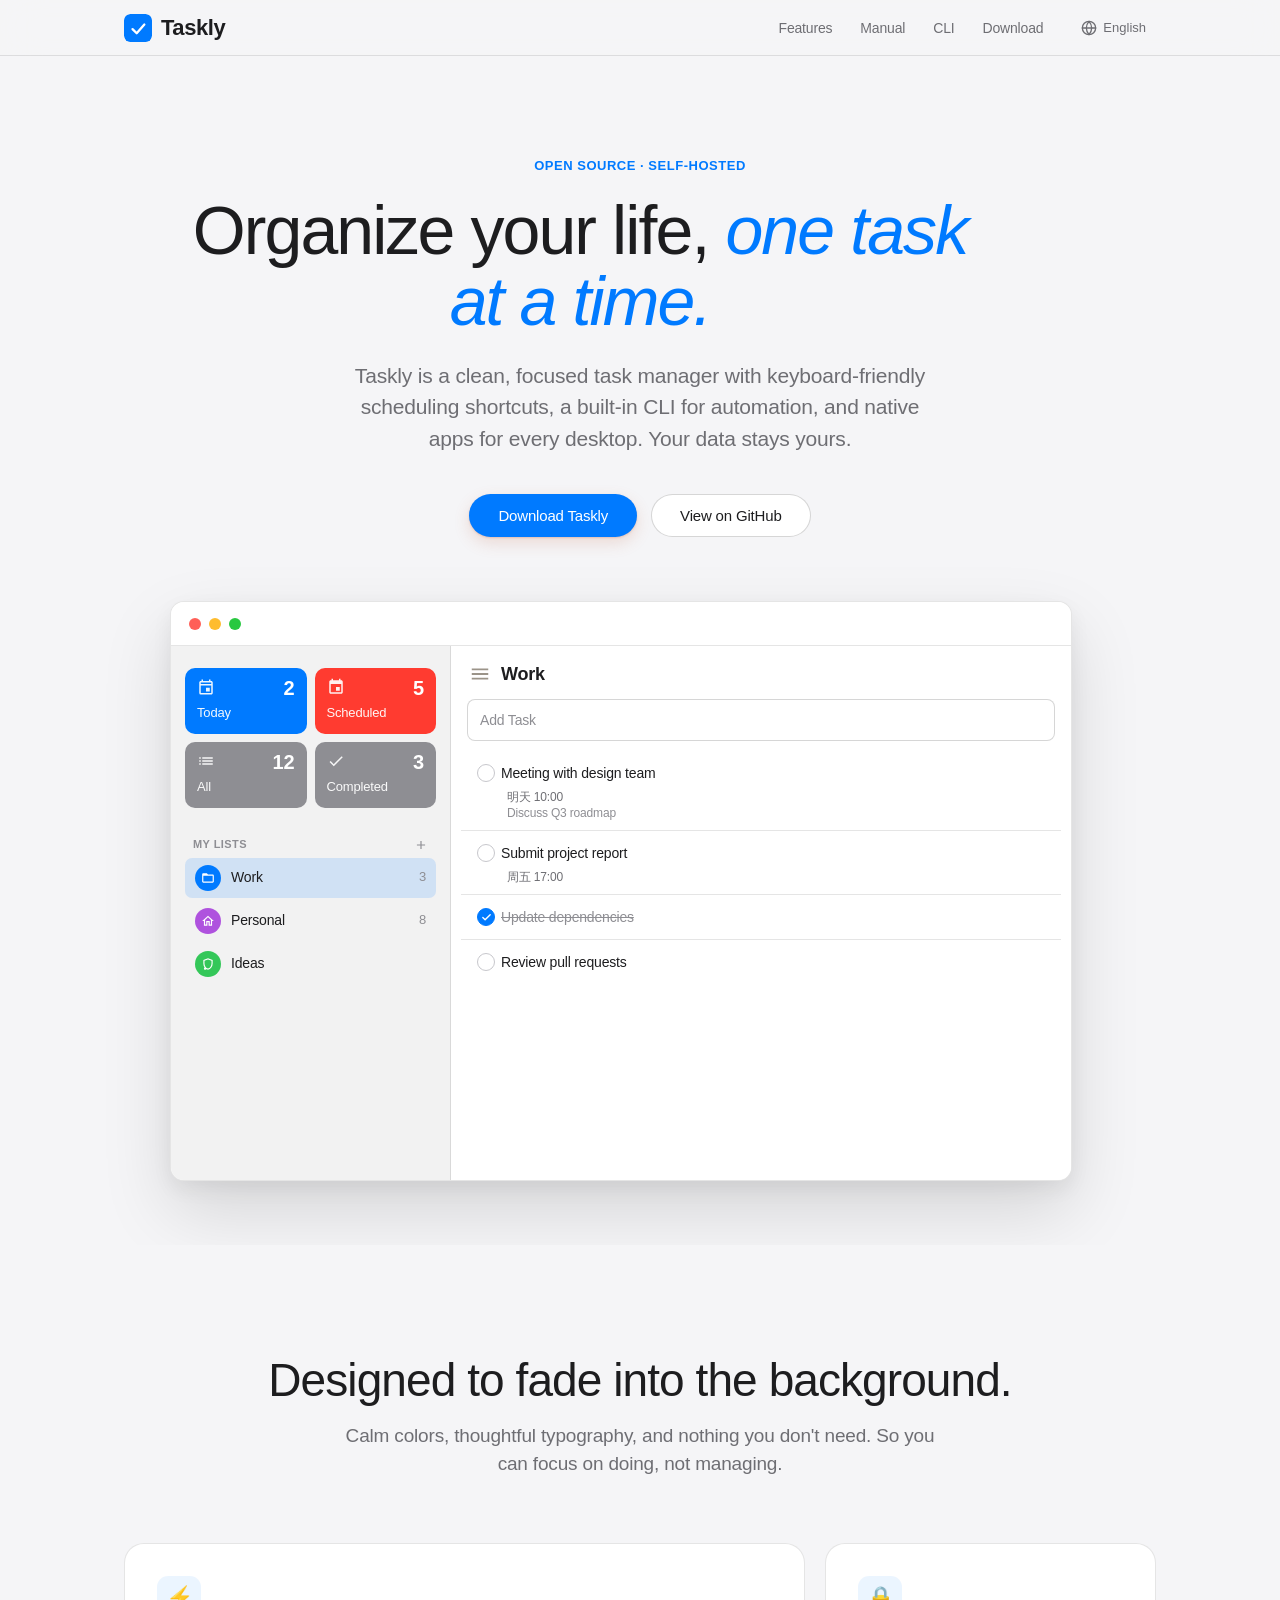
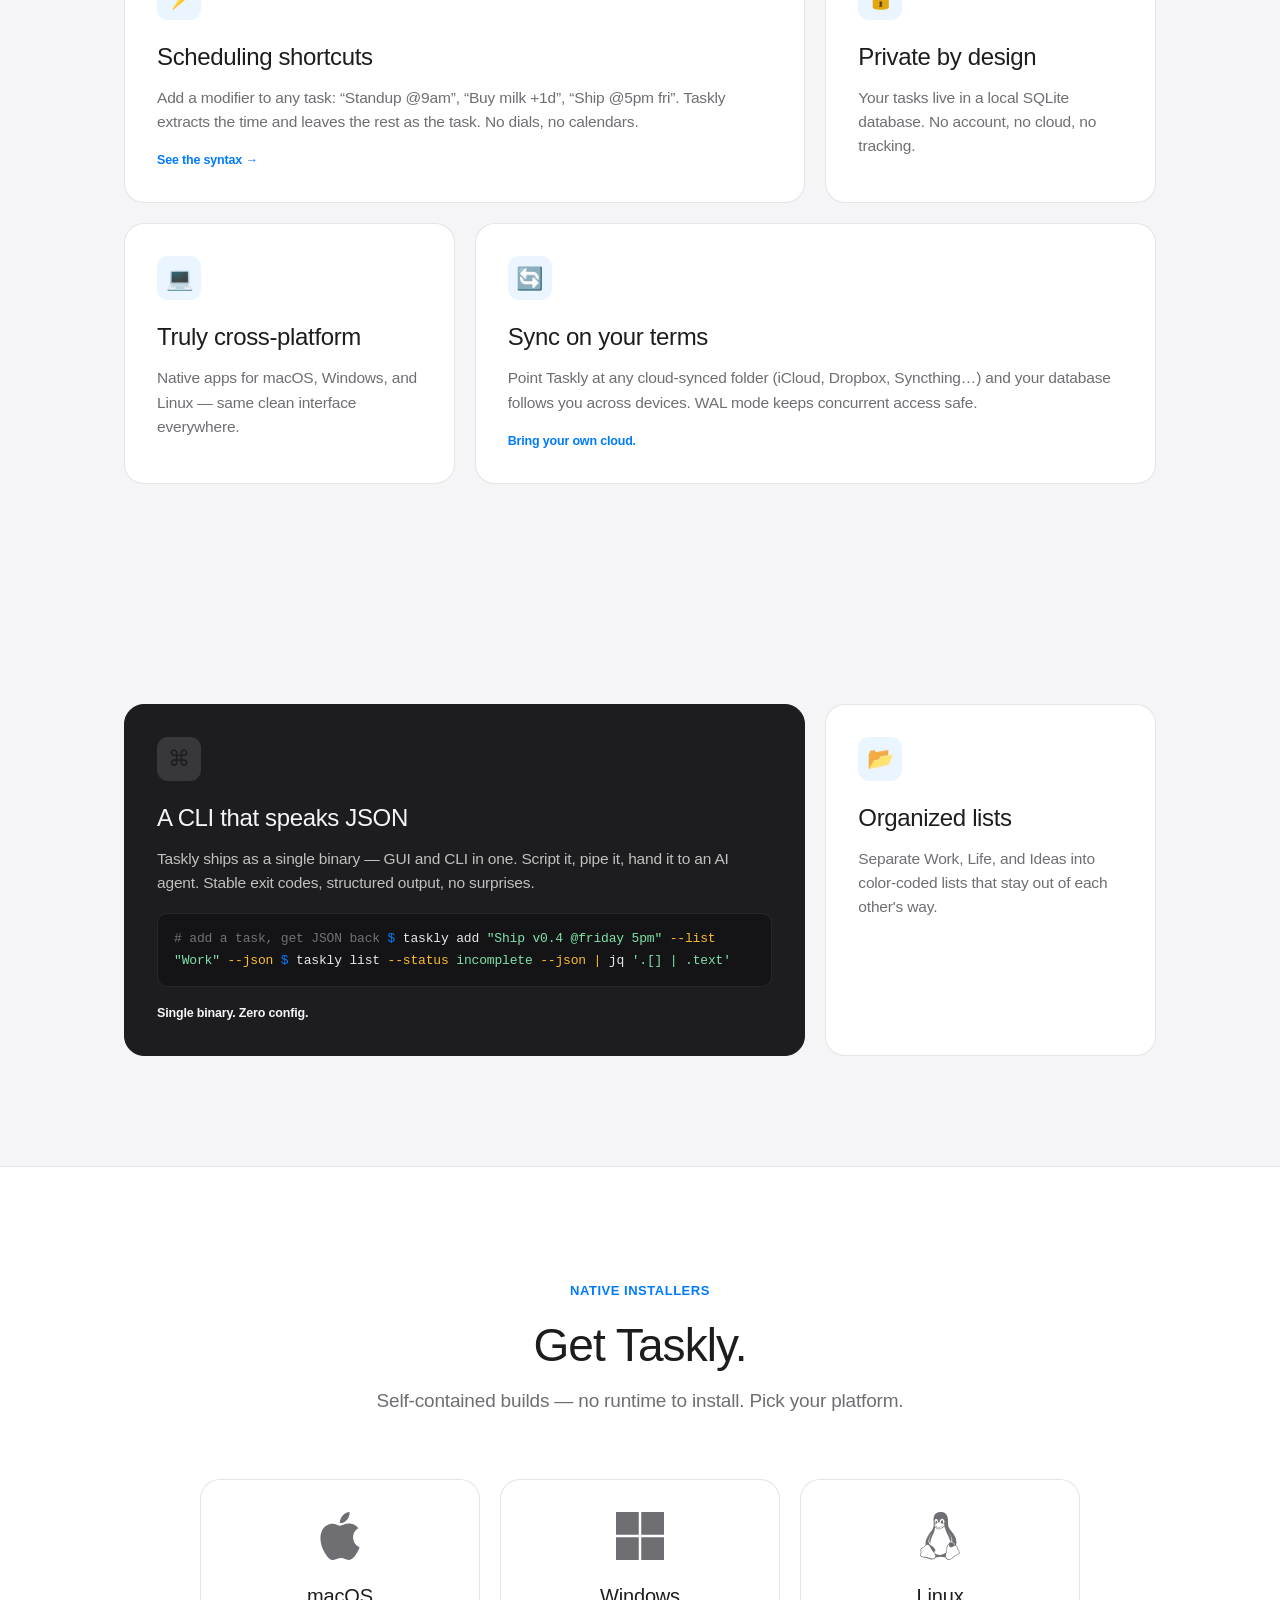
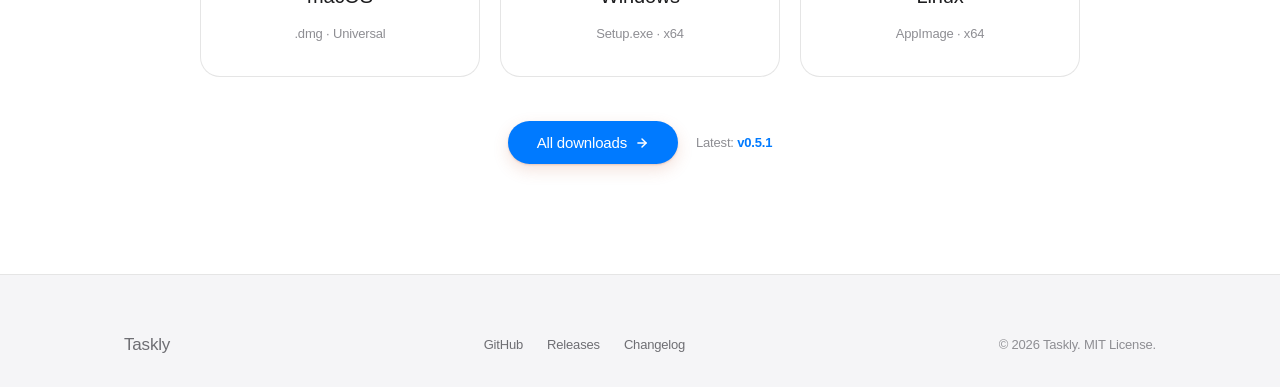
<file: docs/index.html>
<!DOCTYPE html>
<html lang="en">

<head>
    <meta charset="UTF-8">
    <meta name="viewport" content="width=device-width, initial-scale=1.0">
    <title>Taskly — Organize your life</title>
    <meta name="description" content="Taskly is a clean, focused task manager with keyboard-friendly scheduling shortcuts, an AI-friendly CLI, and native apps for macOS, Windows, and Linux.">
    <link rel="stylesheet" href="styles.css?v=10">
    <link rel="icon" href="favicon.ico" type="image/x-icon">
    <link rel="icon" href="taskly.svg" type="image/svg+xml" sizes="any">
    <link rel="preconnect" href="https://fonts.googleapis.com">
    <link rel="preconnect" href="https://fonts.gstatic.com" crossorigin>
    <link href="https://fonts.googleapis.com/css2?family=Newsreader:ital,opsz,wght@0,6..72,400;0,6..72,500;1,6..72,500&display=swap" rel="stylesheet">
</head>

<body>

    <!-- Nav -->
    <nav class="nav-container">
        <div class="nav-wrapper">
            <div class="nav-brand">
                <svg class="nav-logo" width="28" height="28" viewBox="0 0 512 512" fill="none">
                    <rect width="512" height="512" rx="115" fill="#007AFF"/>
                    <polyline points="156,276 232,352 372,192" fill="none" stroke="#FFFFFF" stroke-width="42" stroke-linecap="round" stroke-linejoin="round"/>
                </svg>
                Taskly
            </div>
            <ul class="nav-menu">
                <li><a href="#features" data-en="Features" data-zh="功能">Features</a></li>
                <li><a href="manual.html" data-en="Manual" data-zh="手册">Manual</a></li>
                <li><a href="#cli" data-en="CLI" data-zh="命令行">CLI</a></li>
                <li><a href="#download" data-en="Download" data-zh="下载">Download</a></li>

                <!-- Language Dropdown -->
                <li class="lang-dropdown-wrapper">
                    <button class="lang-btn">
                        <svg class="globe-icon" width="16" height="16" viewBox="0 0 24 24" fill="none"
                            stroke="currentColor" stroke-width="2" stroke-linecap="round" stroke-linejoin="round">
                            <circle cx="12" cy="12" r="10"></circle>
                            <line x1="2" y1="12" x2="22" y2="12"></line>
                            <path
                                d="M12 2a15.3 15.3 0 0 1 4 10 15.3 15.3 0 0 1-4 10 15.3 15.3 0 0 1-4-10 15.3 15.3 0 0 1 4-10z">
                            </path>
                        </svg>
                        <span id="current-lang-label" data-en="English" data-zh="简体中文">English</span>
                    </button>
                    <ul class="lang-menu">
                        <li onclick="setLanguage('en')">English</li>
                        <li onclick="setLanguage('zh')">简体中文</li>
                    </ul>
                </li>
            </ul>
        </div>
    </nav>

    <!-- Hero -->
    <section class="hero" id="overview">
        <div class="container">
            <span class="eyebrow animate-on-scroll" data-en="Open source · Self-hosted" data-zh="开源 · 自托管">Open source · Self-hosted</span>
            <h1 class="animate-on-scroll">
                <span data-en="Organize your life," data-zh="规划你的生活，">Organize your life,</span>
                <span class="accent" data-en="one task at a time." data-zh="一次一件。">one task at a time.</span>
            </h1>
            <p class="lead animate-on-scroll"
                data-en="Taskly is a clean, focused task manager with keyboard-friendly scheduling shortcuts, a built-in CLI for automation, and native apps for every desktop. Your data stays yours."
                data-zh="Taskly 是一款清爽、专注的任务管理器：支持便捷的排程速记、内置命令行工具便于自动化，并为每个桌面平台提供原生应用。数据始终归你所有。">
                Taskly is a clean, focused task manager with keyboard-friendly scheduling shortcuts, a built-in CLI for automation, and native apps for every desktop. Your data stays yours.
            </p>

            <div class="hero-buttons animate-on-scroll">
                <a href="#download" class="btn btn-primary" data-en="Download Taskly" data-zh="下载 Taskly">Download Taskly</a>
                <a href="https://github.com/turinglambdaai/taskly" class="btn btn-secondary" data-en="View on GitHub" data-zh="在 GitHub 查看">View on GitHub</a>
            </div>

            <!-- App window mockup -->
            <div class="app-window animate-on-scroll">
                <div class="window-header">
                    <div class="window-controls">
                        <div class="traffic-light close"></div>
                        <div class="traffic-light minimize"></div>
                        <div class="traffic-light maximize"></div>
                    </div>
                </div>
                <div class="window-body">
                    <div class="window-sidebar">
                        <!-- Smart Lists Grid -->
                        <div class="smart-lists-grid">
                            <div class="smart-list-card today">
                                <div class="smart-card-content">
                                    <div class="smart-icon"><svg viewBox="0 0 24 24" width="18" height="18"
                                            fill="currentColor">
                                            <path
                                                d="M19 4h-1V2h-2v2H8V2H6v2H5c-1.11 0-1.99.9-1.99 2L3 20a2 2 0 0 0 2 2h14c1.1 0 2-.9 2-2V6c0-1.1-.9-2-2-2zm0 16H5V10h14v10zm0-12H5V6h14v2zm-7 5h5v5h-5v-5z" />
                                        </svg></div>
                                    <div class="smart-count">2</div>
                                    <div class="smart-label" data-en="Today" data-zh="今天">Today</div>
                                </div>
                            </div>
                            <div class="smart-list-card scheduled">
                                <div class="smart-card-content">
                                    <div class="smart-icon"><svg viewBox="0 0 24 24" width="18" height="18"
                                            fill="currentColor">
                                            <path
                                                d="M17 12h-5v5h5v-5zM16 1v2H8V1H6v2H5c-1.11 0-1.99.9-1.99 2L3 19c0 1.1.89 2 2 2h14c1.1 0 2-.9 2-2V5c0-1.1-.9-2-2-2h-1V1h-2zm3 18H5V8h14v11z" />
                                        </svg></div>
                                    <div class="smart-count">5</div>
                                    <div class="smart-label" data-en="Scheduled" data-zh="计划">Scheduled</div>
                                </div>
                            </div>
                            <div class="smart-list-card all">
                                <div class="smart-card-content">
                                    <div class="smart-icon"><svg viewBox="0 0 24 24" width="18" height="18"
                                            fill="currentColor">
                                            <path
                                                d="M3 13h2v-2H3v2zm0 4h2v-2H3v2zm0-8h2V7H3v2zm4 4h14v-2H7v2zm0 4h14v-2H7v2zM7 7v2h14V7H7z" />
                                        </svg></div>
                                    <div class="smart-count">12</div>
                                    <div class="smart-label" data-en="All" data-zh="全部">All</div>
                                </div>
                            </div>
                            <div class="smart-list-card completed">
                                <div class="smart-card-content">
                                    <div class="smart-icon"><svg viewBox="0 0 24 24" width="18" height="18"
                                            fill="currentColor">
                                            <path d="M9 16.17L4.83 12l-1.42 1.41L9 19 21 7l-1.41-1.41z" />
                                        </svg></div>
                                    <div class="smart-count">3</div>
                                    <div class="smart-label" data-en="Completed" data-zh="已完成">Completed</div>
                                </div>
                            </div>
                        </div>

                        <div class="sidebar-section-header">
                            <div class="sidebar-section-title" data-en="My Lists" data-zh="我的列表">My Lists</div>
                            <div class="sidebar-add-btn">
                                <svg viewBox="0 0 24 24" width="14" height="14" fill="currentColor">
                                    <path d="M19 13h-6v6h-2v-6H5v-2h6V5h2v6h6v2z" />
                                </svg>
                            </div>
                        </div>
                        <div class="sidebar-item active">
                            <div class="list-icon icon-blue">
                                <svg viewBox="0 0 24 24" width="14" height="14" fill="currentColor">
                                    <path
                                        d="M20 6h-8l-2-2H4c-1.1 0-1.99.9-1.99 2L2 18c0 1.1.9 2 2 2h16c1.1 0 2-.9 2-2V8c0-1.1-.9-2-2-2zm0 12H4V8h16v10z" />
                                </svg>
                            </div>
                            <span data-en="Work" data-zh="工作">Work</span>
                            <span class="list-count">3</span>
                        </div>
                        <div class="sidebar-item">
                            <div class="list-icon icon-purple">
                                <svg viewBox="0 0 24 24" width="14" height="14" fill="currentColor">
                                    <path
                                        d="M12 3L2 12h3v8h6v-6h2v6h6v-8h3L12 3zm5 15h-2v-6H9v6H7v-7.81l5-4.5 5 4.5V18z" />
                                </svg>
                            </div>
                            <span data-en="Personal" data-zh="个人">Personal</span>
                            <span class="list-count">8</span>
                        </div>
                        <div class="sidebar-item">
                            <div class="list-icon icon-green">
                                <svg viewBox="0 0 24 24" width="14" height="14" fill="currentColor">
                                    <path
                                        d="M7 18c-1.1 0-1.99.9-1.99 2S5.9 22 7 22s2-.9 2-2-.9-2-2-2zM12 2L4 5v6.09c0 5.05 3.41 9.76 8 10.91 4.59-1.15 8-5.86 8-10.91V5l-8-3zm6 9.09c0 4-2.55 7.7-6 8.83-3.45-1.13-6-4.82-6-8.83v-4.7l6-2.25 6 2.25v4.7z" />
                                </svg>
                            </div>
                            <span data-en="Ideas" data-zh="创意">Ideas</span>
                            <span class="list-count"></span>
                        </div>
                    </div>

                    <div class="window-content">
                        <!-- List Header -->
                        <div class="list-header">
                            <div class="header-left">
                                <div class="sidebar-toggle-icon">
                                    <svg viewBox="0 0 24 24" width="22" height="22" fill="#9B9489">
                                        <path d="M3 18h18v-2H3v2zm0-5h18v-2H3v2zm0-7v2h18V6H3z" />
                                    </svg>
                                </div>
                                <h2 class="list-title" data-en="Work" data-zh="工作">Work</h2>
                            </div>
                        </div>

                        <!-- Quick Add Input -->
                        <div class="quick-add-input">
                            <div class="input-placeholder" data-en="Add Task" data-zh="添加任务">Add Task</div>
                        </div>

                        <!-- Mock Tasks (structure mirrors TaskItemRow.axaml) -->
                        <div class="tasks-container">
                            <!-- Task 1: with date + notes -->
                            <div class="mock-task">
                                <div class="mock-row">
                                    <div class="mock-checkbox"></div>
                                    <span class="task-title" data-en="Meeting with design team"
                                        data-zh="与设计团队开会">Meeting with design team</span>
                                    <span class="task-detail-btn">ⓘ</span>
                                </div>
                                <div class="mock-meta">
                                    <span class="task-date" data-en="明天 10:00" data-zh="明天 10:00">Tomorrow 10:00</span>
                                    <span class="task-notes" data-en="Discuss Q3 roadmap" data-zh="讨论 Q3 路线图">Discuss Q3 roadmap</span>
                                </div>
                            </div>

                            <!-- Task 2: with date only -->
                            <div class="mock-task">
                                <div class="mock-row">
                                    <div class="mock-checkbox"></div>
                                    <span class="task-title" data-en="Submit project report" data-zh="提交项目报告">Submit project report</span>
                                    <span class="task-detail-btn">ⓘ</span>
                                </div>
                                <div class="mock-meta">
                                    <span class="task-date" data-en="周五 17:00" data-zh="周五 17:00">Fri 5:00 PM</span>
                                </div>
                            </div>

                            <!-- Task 3: completed -->
                            <div class="mock-task completed">
                                <div class="mock-row">
                                    <div class="mock-checkbox checked">
                                        <svg viewBox="0 0 24 24" width="11" height="11" fill="none" stroke="white"
                                            stroke-width="3" stroke-linecap="round" stroke-linejoin="round">
                                            <polyline points="20 6 9 17 4 12"></polyline>
                                        </svg>
                                    </div>
                                    <span class="task-title" data-en="Update dependencies" data-zh="更新依赖">Update dependencies</span>
                                    <span class="task-detail-btn">ⓘ</span>
                                </div>
                            </div>

                            <!-- Task 4: plain, no metadata -->
                            <div class="mock-task">
                                <div class="mock-row">
                                    <div class="mock-checkbox"></div>
                                    <span class="task-title" data-en="Review pull requests" data-zh="审阅 Pull Request">Review pull requests</span>
                                    <span class="task-detail-btn">ⓘ</span>
                                </div>
                            </div>
                        </div>
                    </div>
                </div>
            </div>
        </div>
    </section>

    <!-- Features (Bento Grid) -->
    <section id="features">
        <div class="container">
            <h2 class="section-title text-center animate-on-scroll" data-en="Designed to fade into the background." data-zh="设计，是为了退到幕后。">
                Designed to fade into the background.</h2>
            <p class="section-subtitle text-center animate-on-scroll" data-en="Calm colors, thoughtful typography, and nothing you don't need. So you can focus on doing, not managing."
                data-zh="宁静的色彩、考究的排版，没有多余的东西。让你专注于执行，而非管理。">
                Calm colors, thoughtful typography, and nothing you don't need. So you can focus on doing, not managing.
            </p>

            <div class="bento-grid">
                <!-- Card 1: Smart Parsing (Large) -->
                <div class="bento-card span-2 animate-on-scroll">
                    <div class="card-icon">⚡️</div>
                    <h3 data-en="Scheduling shortcuts" data-zh="排程速记">Scheduling shortcuts</h3>
                    <p data-en="Add a modifier to any task: “Standup @9am”, “Buy milk +1d”, “Ship @5pm fri”. Taskly extracts the time and leaves the rest as the task. No dials, no calendars."
                        data-zh="给任务加个修饰符：「Standup @9am」「买牛奶 +1d」「发布 @5pm fri」。Taskly 提取时间，剩下就是任务。无需拨盘，无需翻日历。">
                        Add a modifier to any task: "Standup @9am", "Buy milk +1d", "Ship @5pm fri". Taskly extracts the time and leaves the rest as the task. No dials, no calendars.
                    </p>
                    <a href="manual.html#shortcuts" class="card-tag" data-en="See the syntax →" data-zh="查看完整语法 →">See the syntax →</a>
                </div>

                <!-- Card 2: Privacy -->
                <div class="bento-card animate-on-scroll">
                    <div class="card-icon">🔒</div>
                    <h3 data-en="Private by design" data-zh="隐私优先">Private by design</h3>
                    <p data-en="Your tasks live in a local SQLite database. No account, no cloud, no tracking."
                        data-zh="任务存储在本地 SQLite 数据库。无需账号，无云端，无追踪。">
                        Your tasks live in a local SQLite database. No account, no cloud, no tracking.
                    </p>
                </div>

                <!-- Card 3: Cross Platform -->
                <div class="bento-card animate-on-scroll">
                    <div class="card-icon">💻</div>
                    <h3 data-en="Truly cross-platform" data-zh="真正的跨平台">Truly cross-platform</h3>
                    <p data-en="Native apps for macOS, Windows, and Linux — same clean interface everywhere."
                        data-zh="macOS、Windows、Linux 原生应用，到处都是同样清爽的界面。">
                        Native apps for macOS, Windows, and Linux — same clean interface everywhere.
                    </p>
                </div>

                <!-- Card 4: Sync -->
                <div class="bento-card span-2 animate-on-scroll">
                    <div class="card-icon">🔄</div>
                    <h3 data-en="Sync on your terms" data-zh="按你的方式同步">Sync on your terms</h3>
                    <p data-en="Point Taskly at any cloud-synced folder (iCloud, Dropbox, Syncthing…) and your database follows you across devices. WAL mode keeps concurrent access safe."
                        data-zh="将 Taskly 指向任意云同步文件夹（iCloud、Dropbox、Syncthing…），数据库便会跟随你穿梭设备。WAL 模式确保并发访问安全。">
                        Point Taskly at any cloud-synced folder (iCloud, Dropbox, Syncthing…) and your database follows you across devices. WAL mode keeps concurrent access safe.
                    </p>
                    <span class="card-tag" data-en="Bring your own cloud." data-zh="自带你的云。">Bring your own cloud.</span>
                </div>
            </div>
        </div>
    </section>

    <!-- CLI Section -->
    <section id="cli">
        <div class="container">
            <div class="bento-grid">
                <!-- CLI feature card (dark, emphasized) -->
                <div class="bento-card span-2 cli-card animate-on-scroll">
                    <div class="card-icon">⌘</div>
                    <h3 data-en="A CLI that speaks JSON" data-zh="会输出 JSON 的命令行">A CLI that speaks JSON</h3>
                    <p data-en="Taskly ships as a single binary — GUI and CLI in one. Script it, pipe it, hand it to an AI agent. Stable exit codes, structured output, no surprises."
                        data-zh="Taskly 以单一二进制发布——GUI 与 CLI 合为一体。脚本化、管道传递、交给 AI 代理。稳定的退出码、结构化输出，毫无意外。">
                        Taskly ships as a single binary — GUI and CLI in one. Script it, pipe it, hand it to an AI agent. Stable exit codes, structured output, no surprises.
                    </p>
                    <div class="code-block"><span class="comment"># add a task, get JSON back</span>
<span class="prompt">$</span> taskly add <span class="str">"Ship v0.4 @friday 5pm"</span> <span class="flag">--list</span> <span class="str">"Work"</span> <span class="flag">--json</span>
<span class="prompt">$</span> taskly list <span class="flag">--status</span> <span class="str">incomplete</span> <span class="flag">--json</span> <span class="flag">|</span> jq <span class="str">'.[] | .text'</span></div>
                    <span class="card-tag" data-en="Single binary. Zero config." data-zh="单文件，零配置。">Single binary. Zero config.</span>
                </div>

                <!-- Card: Organized lists -->
                <div class="bento-card animate-on-scroll">
                    <div class="card-icon">📂</div>
                    <h3 data-en="Organized lists" data-zh="井井有条的列表">Organized lists</h3>
                    <p data-en="Separate Work, Life, and Ideas into color-coded lists that stay out of each other's way."
                        data-zh="将工作、生活与创意分入各自着色的列表，互不干扰。">
                        Separate Work, Life, and Ideas into color-coded lists that stay out of each other's way.
                    </p>
                </div>
            </div>
        </div>
    </section>

    <!-- Download Section -->
    <section id="download">
        <div class="container text-center">
            <span class="eyebrow animate-on-scroll" data-en="Native installers" data-zh="原生安装包">Native installers</span>
            <h2 class="section-title animate-on-scroll" data-en="Get Taskly." data-zh="获取 Taskly。">Get Taskly.</h2>
            <p class="section-subtitle animate-on-scroll" data-en="Self-contained builds — no runtime to install. Pick your platform."
                data-zh="自包含构建，无需额外安装运行时。选择你的平台。">
                Self-contained builds — no runtime to install. Pick your platform.
            </p>

            <div class="platforms-grid">
                <a class="platform-card animate-on-scroll" id="dl-macos" href="https://github.com/turinglambdaai/taskly/releases">
                    <div class="platform-icon">
                        <svg role="img" viewBox="0 0 24 24" width="48" height="48" fill="currentColor">
                            <path
                                d="M12.152 6.896c-.948 0-2.415-1.078-3.96-1.04-2.04.027-3.91 1.183-4.961 3.014-2.117 3.675-.546 9.103 1.519 12.09 1.013 1.454 2.208 3.09 3.792 3.039 1.52-.065 2.09-.987 3.935-.987 1.831 0 2.35.987 3.96.948 1.637-.026 2.676-1.48 3.676-2.948 1.156-1.688 1.636-3.325 1.662-3.415-.039-.013-3.182-1.221-3.22-4.857-.026-3.04 2.48-4.494 2.597-4.559-1.429-2.09-3.623-2.324-4.39-2.376-2-.156-3.675 1.09-4.61 1.09zM15.53 3.83c.843-1.012 1.4-2.427 1.245-3.83-1.207.052-2.662.805-3.532 1.818-.78.896-1.454 2.338-1.273 3.714 1.338.104 2.715-.688 3.559-1.701" />
                        </svg>
                    </div>
                    <span class="platform-name">macOS</span>
                    <span class="platform-format" data-en=".dmg · Universal" data-zh=".dmg · 通用版">.dmg · Universal</span>
                </a>
                <a class="platform-card animate-on-scroll" id="dl-windows" href="https://github.com/turinglambdaai/taskly/releases">
                    <div class="platform-icon">
                        <svg role="img" viewBox="0 0 24 24" width="48" height="48" fill="currentColor">
                            <path
                                d="M0 0h11.377v11.372H0zm12.623 0H24v11.372H12.623zM0 12.623h11.377V24H0zm12.623 0H24V24H12.623z" />
                        </svg>
                    </div>
                    <span class="platform-name">Windows</span>
                    <span class="platform-format" data-en="Setup.exe · x64" data-zh="Setup.exe · x64">Setup.exe · x64</span>
                </a>
                <a class="platform-card animate-on-scroll" id="dl-linux" href="https://github.com/turinglambdaai/taskly/releases">
                    <div class="platform-icon">
                        <svg role="img" viewBox="0 0 24 24" width="48" height="48" fill="currentColor">
                            <path
                                d="M12.504 0c-.155 0-.315.008-.48.021-4.226.333-3.105 4.807-3.17 6.298-.076 1.092-.3 1.953-1.05 3.02-.885 1.051-2.127 2.75-2.716 4.521-.278.832-.41 1.684-.287 2.489a.424.424 0 00-.11.135c-.26.268-.45.6-.663.839-.199.199-.485.267-.797.4-.313.136-.658.269-.864.68-.09.189-.136.394-.132.602 0 .199.027.4.055.536.058.399.116.728.04.97-.249.68-.28 1.145-.106 1.484.174.334.535.47.94.601.81.2 1.91.135 2.774.6.926.466 1.866.67 2.616.47.526-.116.97-.464 1.208-.946.587-.003 1.23-.269 2.26-.334.699-.058 1.574.267 2.577.2.025.134.063.198.114.333l.003.003c.391.778 1.113 1.132 1.884 1.071.771-.06 1.592-.536 2.257-1.306.631-.765 1.683-1.084 2.378-1.503.348-.199.629-.469.649-.853.023-.4-.2-.811-.714-1.376v-.097l-.003-.003c-.17-.2-.25-.535-.338-.926-.085-.401-.182-.786-.492-1.046h-.003c-.059-.054-.123-.067-.188-.135a.357.357 0 00-.19-.064c.431-1.278.264-2.55-.173-3.694-.533-1.41-1.465-2.638-2.175-3.483-.796-1.005-1.576-1.957-1.56-3.368.026-2.152.236-6.133-3.544-6.139zm.529 3.405h.013c.213 0 .396.062.584.198.19.135.33.332.438.533.105.259.158.459.166.724 0-.02.006-.04.006-.06v.105a.086.086 0 01-.004-.021l-.004-.024a1.807 1.807 0 01-.15.706.953.953 0 01-.213.335.71.71 0 00-.088-.042c-.104-.045-.198-.064-.284-.133a1.312 1.312 0 00-.22-.066c.05-.06.146-.133.183-.198.053-.128.082-.264.088-.402v-.02a1.21 1.21 0 00-.061-.4c-.045-.134-.101-.2-.183-.333-.084-.066-.167-.132-.267-.132h-.016c-.093 0-.176.03-.262.132a.8.8 0 00-.205.334 1.18 1.18 0 00-.09.4v.019c.002.089.008.179.02.267-.193-.067-.438-.135-.607-.202a1.635 1.635 0 01-.018-.2v-.02a1.772 1.772 0 01.15-.768c.082-.22.232-.406.43-.533a.985.985 0 01.594-.2zm-2.962.059h.036c.142 0 .27.048.399.135.146.129.264.288.344.465.09.199.14.4.153.667v.004c.007.134.006.2-.002.266v.08c-.03.007-.056.018-.083.024-.152.055-.274.135-.393.2.012-.09.013-.18.003-.267v-.015c-.012-.133-.04-.2-.082-.333a.613.613 0 00-.166-.267.248.248 0 00-.183-.064h-.021c-.071.006-.13.04-.186.132a.552.552 0 00-.12.27.944.944 0 00-.023.33v.015c.012.135.037.2.08.334.046.134.098.2.166.268.01.009.02.018.034.024-.07.057-.117.07-.176.136a.304.304 0 01-.131.068 2.62 2.62 0 01-.275-.402 1.772 1.772 0 01-.155-.667 1.759 1.759 0 01.08-.668 1.43 1.43 0 01.283-.535c.128-.133.26-.2.418-.2zm1.37 1.706c.332 0 .733.065 1.216.399.293.2.523.269 1.052.468h.003c.255.136.405.266.478.399v-.131a.571.571 0 01.016.47c-.123.31-.516.643-1.063.842v.002c-.268.135-.501.333-.775.465-.276.135-.588.292-1.012.267a1.139 1.139 0 01-.448-.067 3.566 3.566 0 01-.322-.198c-.195-.135-.363-.332-.612-.465v-.005h-.005c-.4-.246-.616-.512-.686-.71-.07-.268-.005-.47.193-.6.224-.135.38-.271.483-.336.104-.074.143-.102.176-.131h.002v-.003c.169-.202.436-.47.839-.601.139-.036.294-.065.466-.065zm2.8 2.142c.358 1.417 1.196 3.475 1.735 4.473.286.534.855 1.659 1.102 3.024.156-.005.33.018.513.064.646-1.671-.546-3.467-1.089-3.966-.22-.2-.232-.335-.123-.335.59.534 1.365 1.572 1.646 2.757.13.535.16 1.104.021 1.67.067.028.135.06.205.067 1.032.534 1.413.938 1.23 1.537v-.043c-.06-.003-.12 0-.18 0h-.016c.151-.467-.182-.825-1.065-1.224-.915-.4-1.646-.336-1.77.465-.008.043-.013.066-.018.135-.068.023-.139.053-.209.064-.43.268-.662.669-.793 1.187-.13.533-.17 1.156-.205 1.869v.003c-.02.334-.17.838-.319 1.35-1.5 1.072-3.58 1.538-5.348.334a2.645 2.645 0 00-.402-.533 1.45 1.45 0 00-.275-.333c.182 0 .338-.03.465-.067a.615.615 0 00.314-.334c.108-.267 0-.697-.345-1.163-.345-.467-.931-.995-1.788-1.521-.63-.4-.986-.87-1.15-1.396-.165-.534-.143-1.085-.015-1.645.245-1.07.873-2.11 1.274-2.763.107-.065.037.135-.408.974-.396.751-1.14 2.497-.122 3.854a8.123 8.123 0 01.647-2.876c.564-1.278 1.743-3.504 1.836-5.268.048.036.217.135.289.202.218.133.38.333.59.465.21.201.477.335.876.335.039.003.075.006.11.006.412 0 .73-.134.997-.268.29-.134.52-.334.74-.4h.005c.467-.135.835-.402 1.044-.7zm2.185 8.958c.037.6.343 1.245.882 1.377.588.134 1.434-.333 1.791-.765l.211-.01c.315-.007.577.01.847.268l.003.003c.208.199.305.53.391.876.085.4.154.78.409 1.066.486.527.645.906.636 1.14l.003-.007v.018l-.003-.012c-.015.262-.185.396-.498.595-.63.401-1.746.712-2.457 1.57-.618.737-1.37 1.14-2.036 1.191-.664.053-1.237-.2-1.574-.898l-.005-.003c-.21-.4-.12-1.025.056-1.69.176-.668.428-1.344.463-1.897.037-.714.076-1.335.195-1.814.12-.465.308-.797.641-.984l.045-.022zm-10.814.049h.01c.053 0 .105.005.157.014.376.055.706.333 1.023.752l.91 1.664.003.003c.243.533.754 1.064 1.189 1.637.434.598.77 1.131.729 1.57v.006c-.057.744-.48 1.148-1.125 1.294-.645.135-1.52.002-2.395-.464-.968-.536-2.118-.469-2.857-.602-.369-.066-.61-.2-.723-.4-.11-.2-.113-.602.123-1.23v-.004l.002-.003c.117-.334.03-.752-.027-1.118-.055-.401-.083-.71.043-.94.16-.334.396-.4.69-.533.294-.135.64-.202.915-.47h.002v-.002c.256-.268.445-.601.668-.838.19-.201.38-.336.663-.336zm7.159-9.074c-.435.201-.945.535-1.488.535-.542 0-.97-.267-1.28-.466-.154-.134-.28-.268-.373-.335-.164-.134-.144-.333-.074-.333.109.016.129.134.199.2.096.066.215.2.36.333.292.2.68.467 1.167.467.485 0 1.053-.267 1.398-.466.195-.135.445-.334.648-.467.156-.136.149-.267.279-.267.128.016.034.134-.147.332a8.097 8.097 0 01-.69.468zm-1.082-1.583V5.64c-.006-.02.013-.042.029-.05.074-.043.18-.027.26.004.063 0 .16.067.15.135-.006.049-.085.066-.135.066-.055 0-.092-.043-.141-.068-.052-.018-.146-.008-.163-.065zm-.551 0c-.02.058-.113.049-.166.066-.047.025-.086.068-.14.068-.05 0-.13-.02-.136-.068-.01-.066.088-.133.15-.133.08-.031.184-.047.259-.005.019.009.036.03.03.05v.02h.003z" />
                        </svg>
                    </div>
                    <span class="platform-name">Linux</span>
                    <span class="platform-format" data-en="AppImage · x64" data-zh="AppImage · x64">AppImage · x64</span>
                </a>
            </div>

            <div class="download-cta">
                <a href="https://github.com/turinglambdaai/taskly/releases" class="btn btn-primary">
                    <span data-en="All downloads" data-zh="全部下载">All downloads</span>
                    <svg width="14" height="14" viewBox="0 0 24 24" fill="none" stroke="currentColor" stroke-width="2.5" stroke-linecap="round" stroke-linejoin="round"><line x1="5" y1="12" x2="19" y2="12"></line><polyline points="12 5 19 12 12 19"></polyline></svg>
                </a>
                <span class="version-badge" data-en="Latest:" data-zh="最新版：">Latest: <span class="ver" id="ver-badge">v0.5.1</span></span>
            </div>
        </div>
    </section>

    <!-- Footer -->
    <footer>
        <div class="container">
            <div class="footer-content">
                <div class="footer-brand">Taskly</div>
                <div class="footer-links">
                    <a href="https://github.com/turinglambdaai/taskly">GitHub</a>
                    <a href="https://github.com/turinglambdaai/taskly/releases" data-en="Releases" data-zh="版本发布">Releases</a>
                    <a href="https://github.com/turinglambdaai/taskly/blob/main/CHANGELOG.md" data-en="Changelog" data-zh="更新日志">Changelog</a>
                </div>
                <div>&copy; 2026 Taskly. <span data-en="MIT License." data-zh="MIT 协议。">MIT License.</span></div>
            </div>
        </div>
    </footer>

    <script src="script.js?v=10"></script>
</body>

</html>
</file>
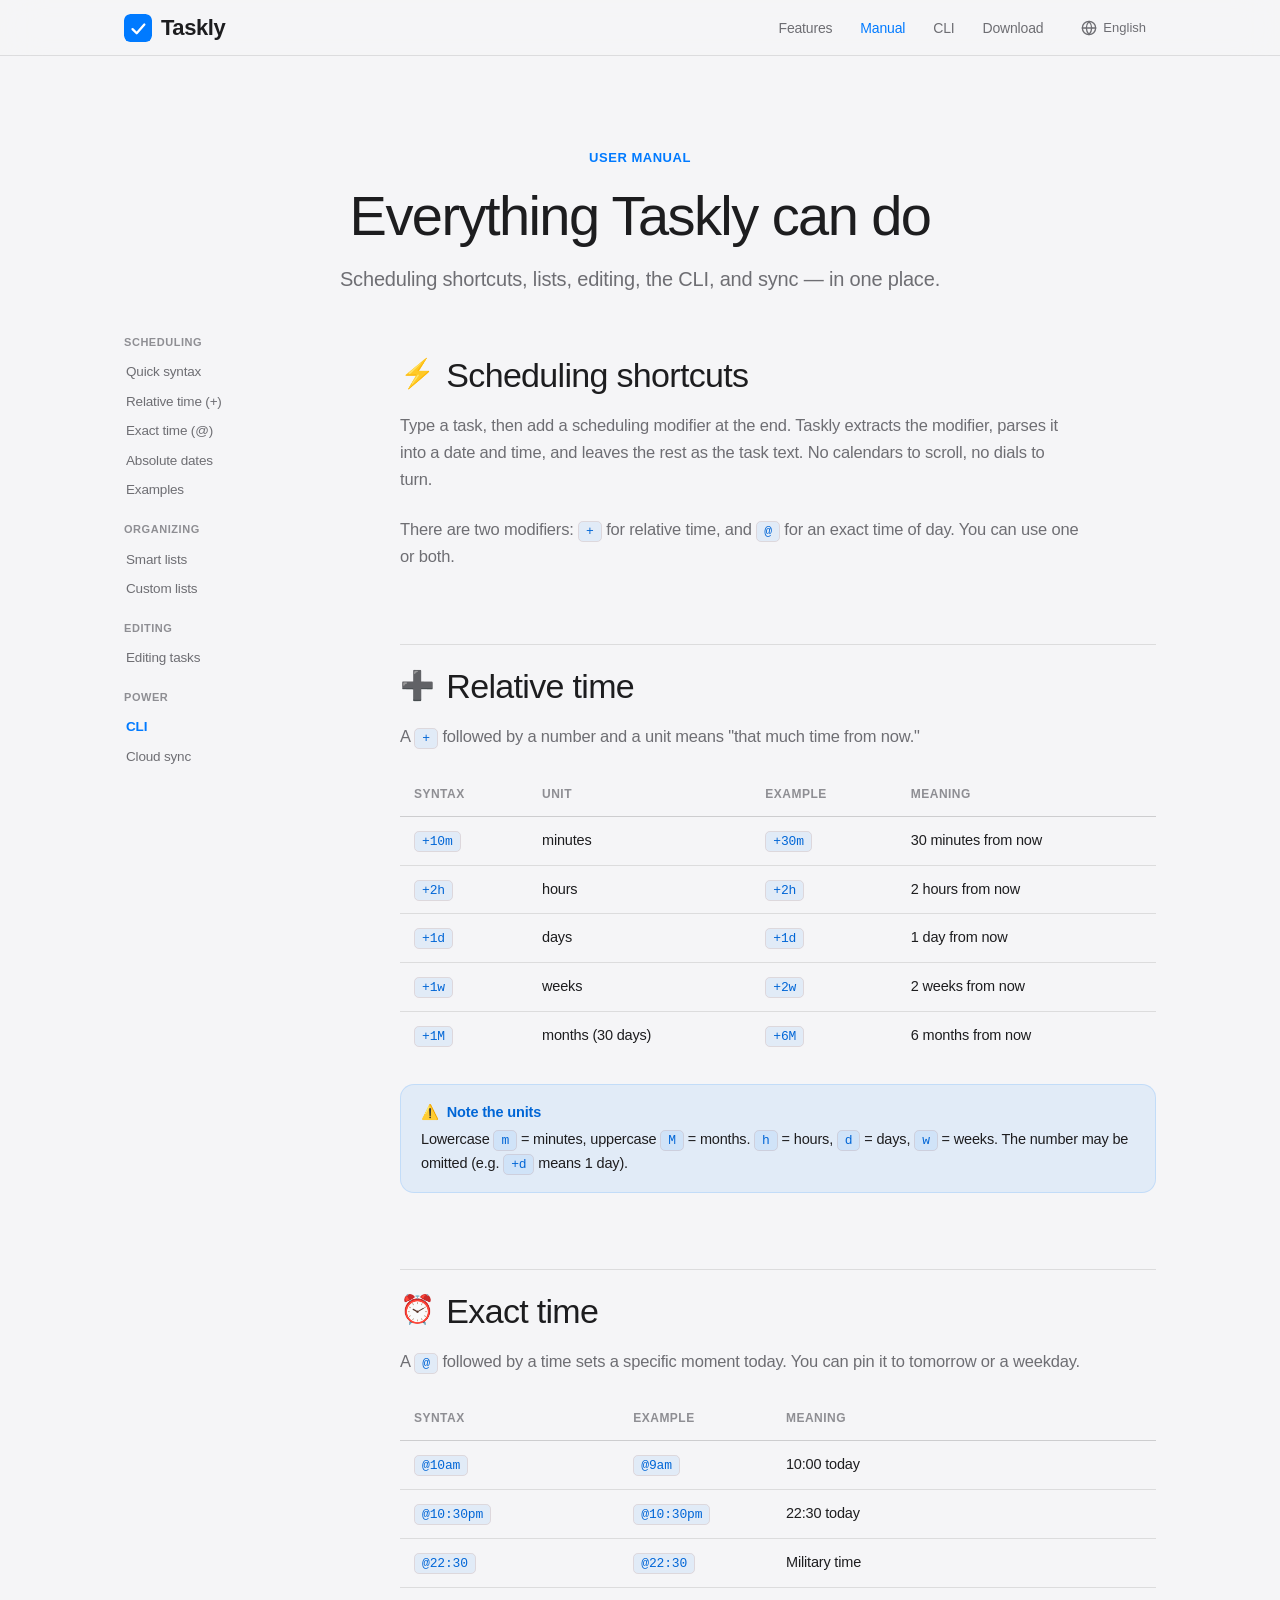
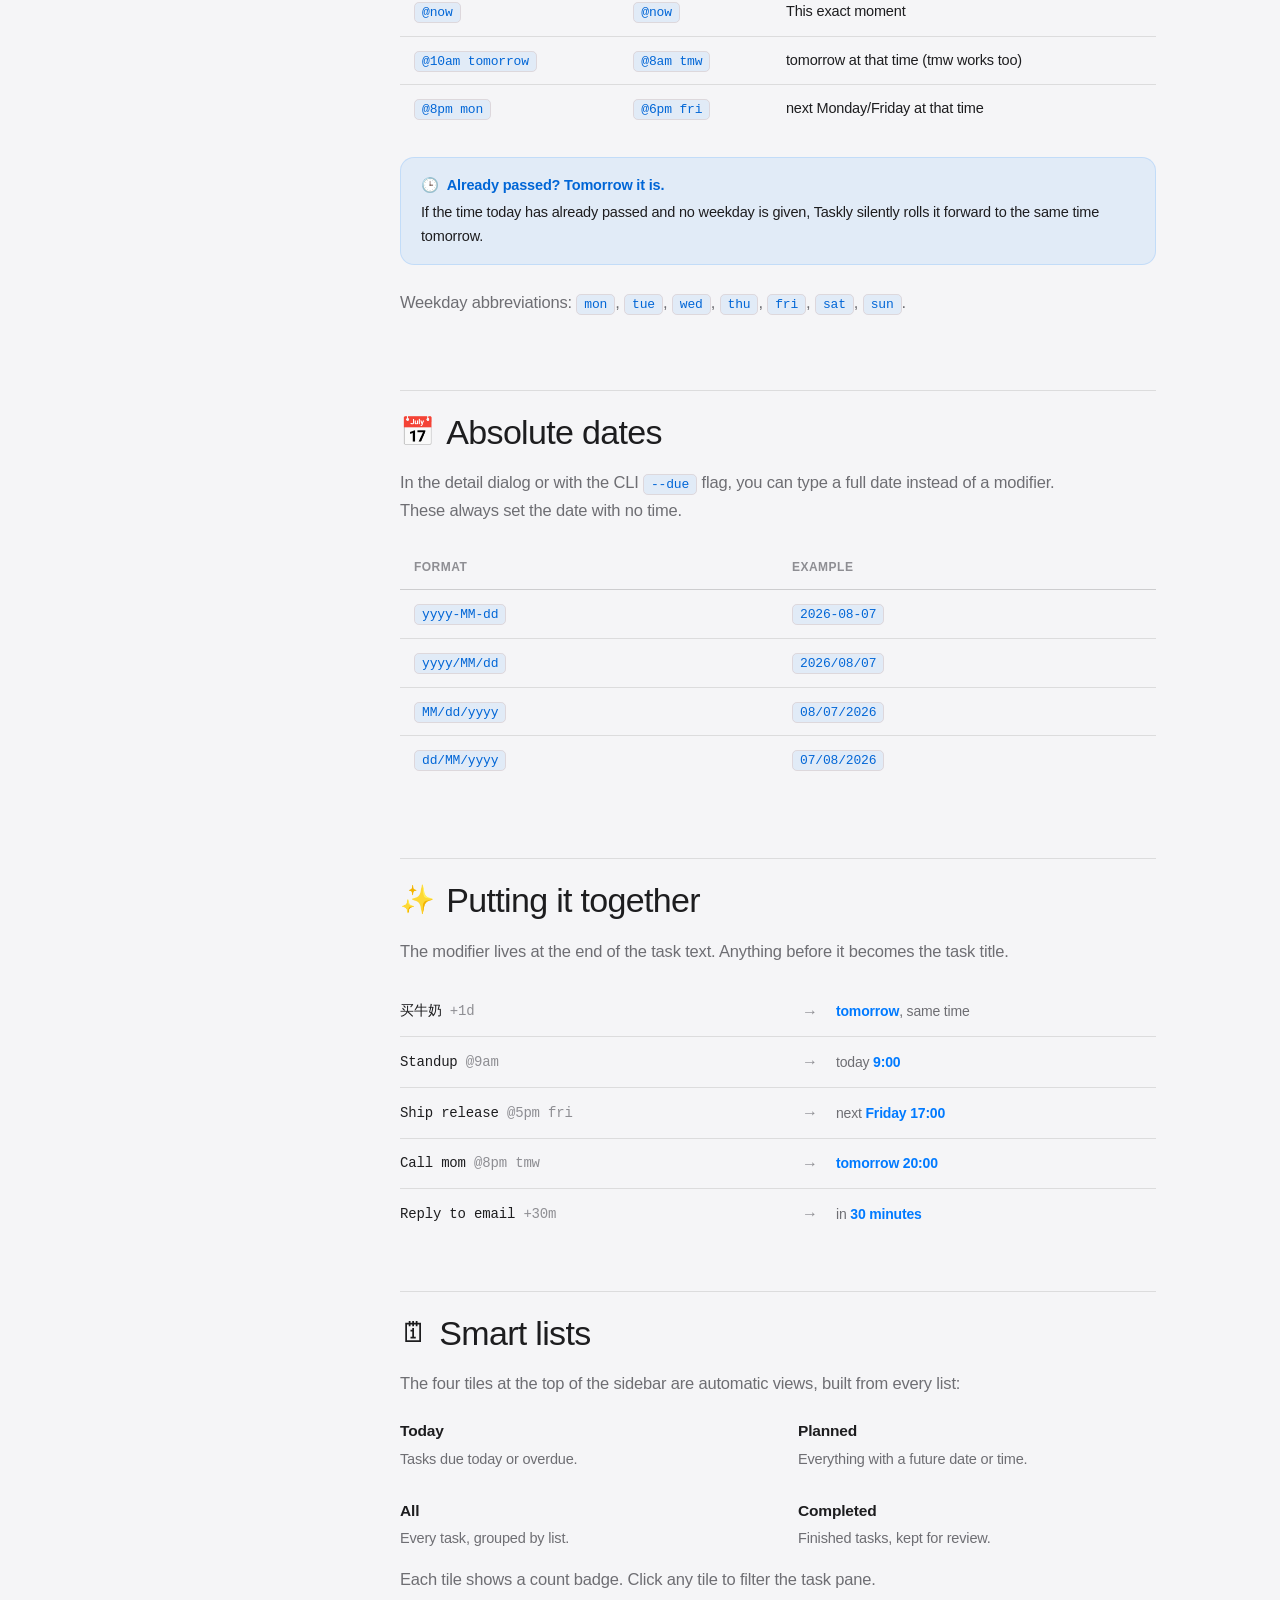
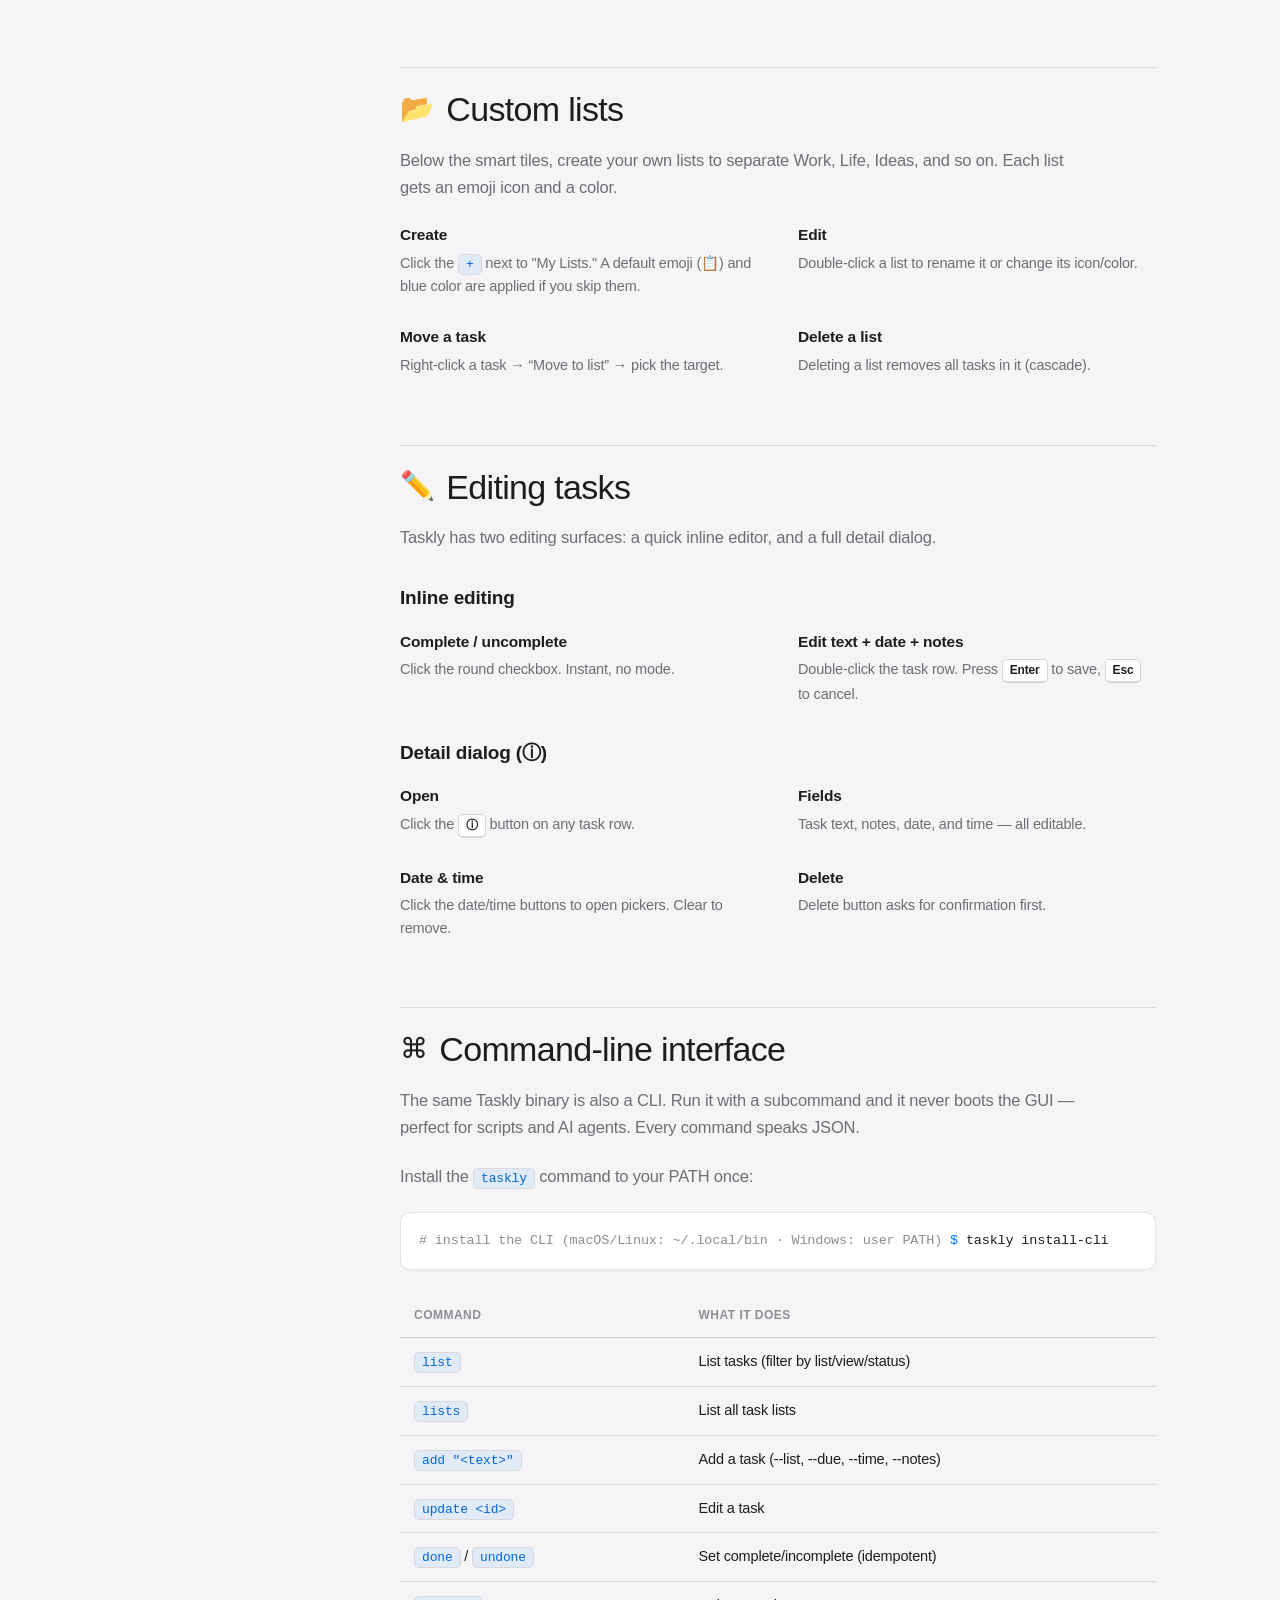
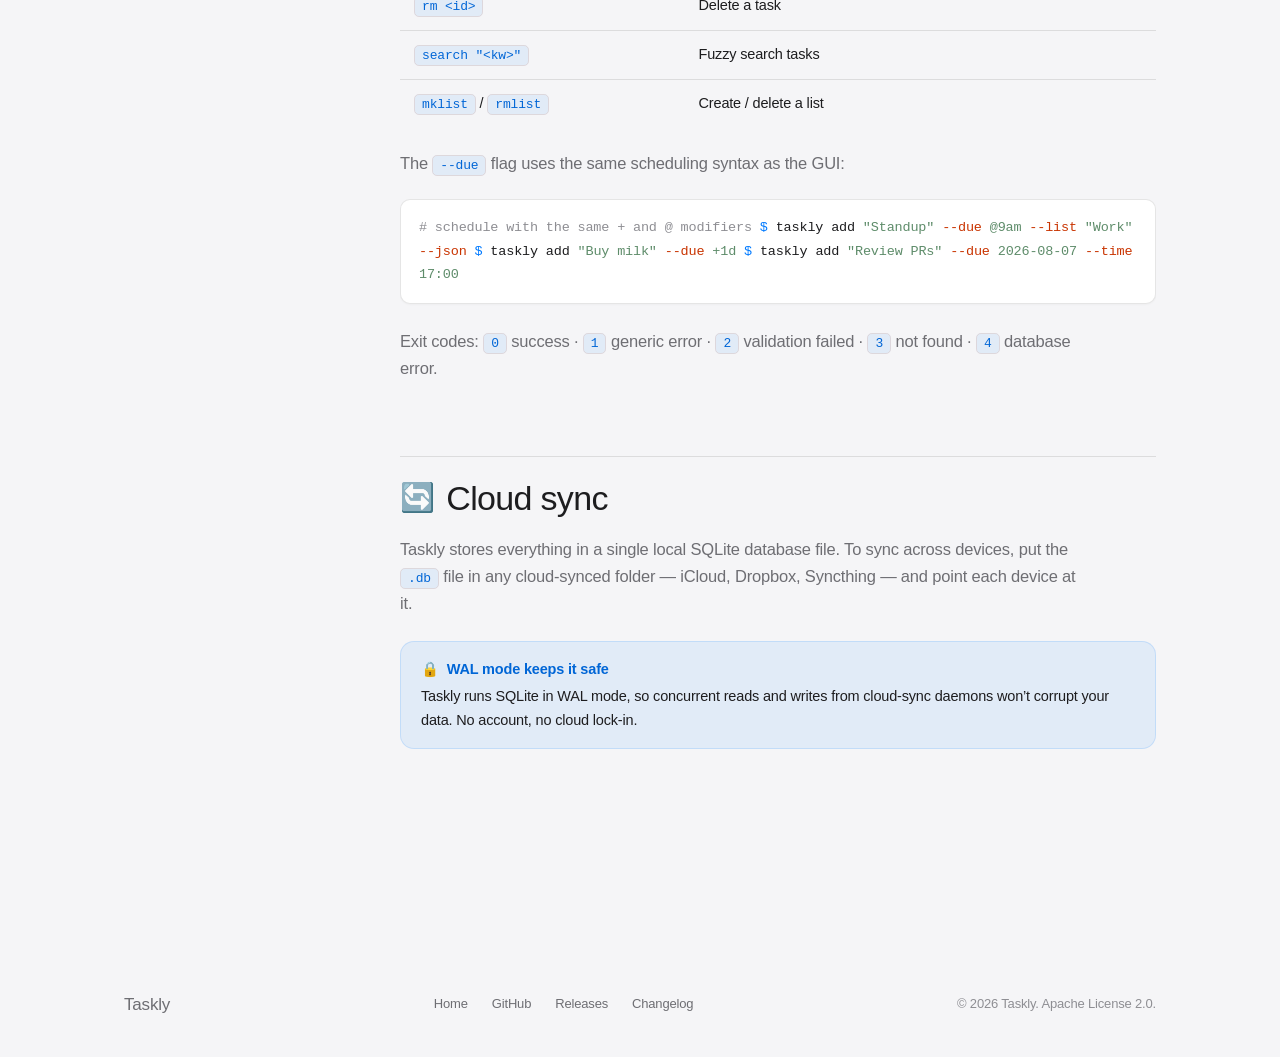
<file: docs/manual.html>
<!DOCTYPE html>
<html lang="en">

<head>
    <meta charset="UTF-8">
    <meta name="viewport" content="width=device-width, initial-scale=1.0">
    <title>Taskly — Manual</title>
    <meta name="description" content="Taskly user manual — scheduling shortcuts, smart lists, custom lists, editing, CLI, and sync.">
    <link rel="stylesheet" href="styles.css?v=10">
    <link rel="icon" href="favicon.ico" type="image/x-icon">
    <link rel="icon" href="taskly.svg" type="image/svg+xml" sizes="any">
    <link rel="preconnect" href="https://fonts.googleapis.com">
    <link rel="preconnect" href="https://fonts.gstatic.com" crossorigin>
    <link href="https://fonts.googleapis.com/css2?family=Newsreader:ital,opsz,wght@0,6..72,400;0,6..72,500;1,6..72,500&display=swap" rel="stylesheet">
</head>

<body>

    <!-- Nav -->
    <nav class="nav-container">
        <div class="nav-wrapper">
            <a href="index.html" class="nav-brand">
                <svg class="nav-logo" width="28" height="28" viewBox="0 0 512 512" fill="none">
                    <rect width="512" height="512" rx="115" fill="#007AFF"/>
                    <polyline points="156,276 232,352 372,192" fill="none" stroke="#FFFFFF" stroke-width="42" stroke-linecap="round" stroke-linejoin="round"/>
                </svg>
                Taskly
            </a>
            <ul class="nav-menu">
                <li><a href="index.html#features" data-en="Features" data-zh="功能">Features</a></li>
                <li><a href="manual.html" data-en="Manual" data-zh="手册" style="color:var(--accent)">Manual</a></li>
                <li><a href="index.html#cli" data-en="CLI" data-zh="命令行">CLI</a></li>
                <li><a href="index.html#download" data-en="Download" data-zh="下载">Download</a></li>

                <!-- Language Dropdown -->
                <li class="lang-dropdown-wrapper">
                    <button class="lang-btn">
                        <svg class="globe-icon" width="16" height="16" viewBox="0 0 24 24" fill="none"
                            stroke="currentColor" stroke-width="2" stroke-linecap="round" stroke-linejoin="round">
                            <circle cx="12" cy="12" r="10"></circle>
                            <line x1="2" y1="12" x2="22" y2="12"></line>
                            <path
                                d="M12 2a15.3 15.3 0 0 1 4 10 15.3 15.3 0 0 1-4 10 15.3 15.3 0 0 1-4-10 15.3 15.3 0 0 1 4-10z">
                            </path>
                        </svg>
                        <span id="current-lang-label" data-en="English" data-zh="简体中文">English</span>
                    </button>
                    <ul class="lang-menu">
                        <li onclick="setLanguage('en')">English</li>
                        <li onclick="setLanguage('zh')">简体中文</li>
                    </ul>
                </li>
            </ul>
        </div>
    </nav>

    <!-- Hero -->
    <section class="manual-hero" style="padding-top:88px;padding-bottom:40px">
        <div class="container">
            <span class="eyebrow animate-on-scroll" data-en="User Manual" data-zh="使用手册">User Manual</span>
            <h1 class="animate-on-scroll">
                <span data-en="Everything Taskly can do" data-zh="Taskly 能做的事">Everything Taskly can do</span>
            </h1>
            <p class="lead animate-on-scroll"
                data-en="Scheduling shortcuts, lists, editing, the CLI, and sync — in one place."
                data-zh="速记语法、列表、编辑、命令行与同步，一处说清。">
                Scheduling shortcuts, lists, editing, the CLI, and sync — in one place.
            </p>
        </div>
    </section>

    <!-- Two-column: TOC + content -->
    <div class="manual-layout manual-body">

        <!-- Sticky side TOC -->
        <aside class="manual-toc" id="toc">
            <div class="manual-toc-group" data-en="Scheduling" data-zh="排程">Scheduling</div>
            <a href="#shortcuts" data-en="Quick syntax" data-zh="速记语法">Quick syntax</a>
            <a href="#relative" data-en="Relative time (+)" data-zh="相对时间 (+)">Relative time (+)</a>
            <a href="#exact" data-en="Exact time (@)" data-zh="精确时间 (@)">Exact time (@)</a>
            <a href="#dates" data-en="Absolute dates" data-zh="绝对日期">Absolute dates</a>
            <a href="#examples" data-en="Examples" data-zh="组合示例">Examples</a>

            <div class="manual-toc-group" data-en="Organizing" data-zh="组织">Organizing</div>
            <a href="#smart-lists" data-en="Smart lists" data-zh="智能列表">Smart lists</a>
            <a href="#custom-lists" data-en="Custom lists" data-zh="自定义列表">Custom lists</a>

            <div class="manual-toc-group" data-en="Editing" data-zh="编辑">Editing</div>
            <a href="#editing" data-en="Editing tasks" data-zh="编辑任务">Editing tasks</a>

            <div class="manual-toc-group" data-en="Power" data-zh="进阶">Power</div>
            <a href="#cli" data-en="CLI" data-zh="命令行">CLI</a>
            <a href="#sync" data-en="Cloud sync" data-zh="云同步">Cloud sync</a>
        </aside>

        <!-- Content -->
        <main>

            <!-- =================== Scheduling shortcuts =================== -->
            <section class="manual-section" id="shortcuts">
                <h2 class="manual-h2"><span class="h2-emoji">⚡️</span>
                    <span data-en="Scheduling shortcuts" data-zh="排程速记">Scheduling shortcuts</span>
                </h2>
                <p data-en="Type a task, then add a scheduling modifier at the end. Taskly extracts the modifier, parses it into a date and time, and leaves the rest as the task text. No calendars to scroll, no dials to turn."
                   data-zh="在任务文字末尾加上一个排程修饰符，Taskly 会把它提取出来、解析为日期和时间，剩下的文字就是任务本身。无需翻日历，无需拨盘。">
                    Type a task, then add a scheduling modifier at the end. Taskly extracts the modifier, parses it into a date and time, and leaves the rest as the task text. No calendars to scroll, no dials to turn.
                </p>
                <p data-en="There are two modifiers: + for relative time, and @ for an exact time of day. You can use one or both."
                   data-zh="有两种修饰符：+ 表示相对时间，@ 表示一天中的精确时刻。可以只用其一，也可组合使用。">
                    There are two modifiers: <code>+</code> for relative time, and <code>@</code> for an exact time of day. You can use one or both.
                </p>
            </section>

            <!-- Relative time -->
            <section class="manual-section" id="relative">
                <h2 class="manual-h2"><span class="h2-emoji">➕</span>
                    <span data-en="Relative time" data-zh="相对时间">Relative time</span>
                </h2>
                <p data-en="A + followed by a number and a unit means “that much time from now.”"
                   data-zh="+ 后跟数字和单位，表示“从现在起 N 个单位后”。">
                    A <code>+</code> followed by a number and a unit means "that much time from now."
                </p>
                <table class="syntax-table">
                    <thead>
                        <tr>
                            <th data-en="Syntax" data-zh="语法">Syntax</th>
                            <th data-en="Unit" data-zh="单位">Unit</th>
                            <th data-en="Example" data-zh="示例">Example</th>
                            <th data-en="Meaning" data-zh="含义">Meaning</th>
                        </tr>
                    </thead>
                    <tbody>
                        <tr><td><code>+10m</code></td><td data-en="minutes" data-zh="分钟">minutes</td><td><code>+30m</code></td><td data-en="30 minutes from now" data-zh="30 分钟后">30 minutes from now</td></tr>
                        <tr><td><code>+2h</code></td><td data-en="hours" data-zh="小时">hours</td><td><code>+2h</code></td><td data-en="2 hours from now" data-zh="2 小时后">2 hours from now</td></tr>
                        <tr><td><code>+1d</code></td><td data-en="days" data-zh="天">days</td><td><code>+1d</code></td><td data-en="1 day from now" data-zh="1 天后">1 day from now</td></tr>
                        <tr><td><code>+1w</code></td><td data-en="weeks" data-zh="周">weeks</td><td><code>+2w</code></td><td data-en="2 weeks from now" data-zh="2 周后">2 weeks from now</td></tr>
                        <tr><td><code>+1M</code></td><td data-en="months (30 days)" data-zh="月（按 30 天）">months (30 days)</td><td><code>+6M</code></td><td data-en="6 months from now" data-zh="6 个月后">6 months from now</td></tr>
                    </tbody>
                </table>
                <div class="callout">
                    <div class="callout-title">⚠️ <span data-en="Note the units" data-zh="注意单位">Note the units</span></div>
                    <span data-en="Lowercase m = minutes, uppercase M = months. h = hours, d = days, w = weeks. The number may be omitted (e.g. +d means 1 day)."
                          data-zh="小写 m = 分钟，大写 M = 月。h = 小时，d = 天，w = 周。数字可省略（如 +d 表示 1 天）。">
                        Lowercase <code>m</code> = minutes, uppercase <code>M</code> = months. <code>h</code> = hours, <code>d</code> = days, <code>w</code> = weeks. The number may be omitted (e.g. <code>+d</code> means 1 day).
                    </span>
                </div>
            </section>

            <!-- Exact time -->
            <section class="manual-section" id="exact">
                <h2 class="manual-h2"><span class="h2-emoji">⏰</span>
                    <span data-en="Exact time" data-zh="精确时间">Exact time</span>
                </h2>
                <p data-en="A @ followed by a time sets a specific moment today. You can pin it to tomorrow or a weekday."
                   data-zh="@ 后跟一个时间，设定今天的某个具体时刻。可附加修饰符固定到明天或某个工作日。">
                    A <code>@</code> followed by a time sets a specific moment today. You can pin it to tomorrow or a weekday.
                </p>
                <table class="syntax-table">
                    <thead>
                        <tr>
                            <th data-en="Syntax" data-zh="语法">Syntax</th>
                            <th data-en="Example" data-zh="示例">Example</th>
                            <th data-en="Meaning" data-zh="含义">Meaning</th>
                        </tr>
                    </thead>
                    <tbody>
                        <tr><td><code>@10am</code></td><td><code>@9am</code></td><td data-en="10:00 today" data-zh="今天 10:00">10:00 today</td></tr>
                        <tr><td><code>@10:30pm</code></td><td><code>@10:30pm</code></td><td data-en="22:30 today" data-zh="今天 22:30">22:30 today</td></tr>
                        <tr><td><code>@22:30</code></td><td><code>@22:30</code></td><td data-en="Military time" data-zh="24 小时制">24-hour time</td></tr>
                        <tr><td><code>@now</code></td><td><code>@now</code></td><td data-en="This exact moment" data-zh="此刻">This exact moment</td></tr>
                        <tr><td><code>@10am tomorrow</code></td><td><code>@8am tmw</code></td><td data-en="tomorrow at that time (tmw works too)" data-zh="明天的同一时刻（tmw 亦可）">tomorrow at that time (tmw works too)</td></tr>
                        <tr><td><code>@8pm mon</code></td><td><code>@6pm fri</code></td><td data-en="next Monday/Friday at that time" data-zh="下周一/五的同一时刻">next Monday/Friday at that time</td></tr>
                    </tbody>
                </table>
                <div class="callout">
                    <div class="callout-title">🕒 <span data-en="Already passed? Tomorrow it is." data-zh="时间已过？顺延明天。">Already passed? Tomorrow it is.</span></div>
                    <span data-en="If the time today has already passed and no weekday is given, Taskly silently rolls it forward to the same time tomorrow."
                          data-zz="若今天的这个时刻已过、且未指定工作日，Taskly 会自动顺延到明天同一时刻。"
                          data-zh="若今天的这个时刻已过、且未指定工作日，Taskly 会自动顺延到明天同一时刻。">
                        If the time today has already passed and no weekday is given, Taskly silently rolls it forward to the same time tomorrow.
                    </span>
                </div>
                <p data-en="Weekday abbreviations: mon, tue, wed, thu, fri, sat, sun."
                   data-zh="工作日缩写：mon、tue、wed、thu、fri、sat、sun。">
                    Weekday abbreviations: <code>mon</code>, <code>tue</code>, <code>wed</code>, <code>thu</code>, <code>fri</code>, <code>sat</code>, <code>sun</code>.
                </p>
            </section>

            <!-- Absolute dates -->
            <section class="manual-section" id="dates">
                <h2 class="manual-h2"><span class="h2-emoji">📅</span>
                    <span data-en="Absolute dates" data-zh="绝对日期">Absolute dates</span>
                </h2>
                <p data-en="In the detail dialog or with the CLI --due flag, you can type a full date instead of a modifier. These always set the date with no time."
                   data-zh="在详情对话框或 CLI 的 --due 参数里，可直接输入完整日期（不使用修饰符）。此时只设日期、不设时间。">
                    In the detail dialog or with the CLI <code>--due</code> flag, you can type a full date instead of a modifier. These always set the date with no time.
                </p>
                <table class="syntax-table">
                    <thead>
                        <tr>
                            <th data-en="Format" data-zh="格式">Format</th>
                            <th data-en="Example" data-zh="示例">Example</th>
                        </tr>
                    </thead>
                    <tbody>
                        <tr><td><code>yyyy-MM-dd</code></td><td><code>2026-08-07</code></td></tr>
                        <tr><td><code>yyyy/MM/dd</code></td><td><code>2026/08/07</code></td></tr>
                        <tr><td><code>MM/dd/yyyy</code></td><td><code>08/07/2026</code></td></tr>
                        <tr><td><code>dd/MM/yyyy</code></td><td><code>07/08/2026</code></td></tr>
                    </tbody>
                </table>
            </section>

            <!-- Examples -->
            <section class="manual-section" id="examples">
                <h2 class="manual-h2"><span class="h2-emoji">✨</span>
                    <span data-en="Putting it together" data-zh="组合起来看">Putting it together</span>
                </h2>
                <p data-en="The modifier lives at the end of the task text. Anything before it becomes the task title."
                   data-zh="修饰符写在任务文字末尾，前面的部分就是任务标题。">
                    The modifier lives at the end of the task text. Anything before it becomes the task title.
                </p>

                <div class="example-row">
                    <span class="example-input">买牛奶 <span class="arg">+1d</span></span>
                    <span class="example-arrow">→</span>
                    <span class="example-result" data-en="<strong>tomorrow</strong>, same time" data-zh="<strong>明天</strong> 同时">→ <strong>tomorrow</strong>, same time</span>
                </div>
                <div class="example-row">
                    <span class="example-input">Standup <span class="arg">@9am</span></span>
                    <span class="example-arrow">→</span>
                    <span class="example-result" data-en="today <strong>9:00</strong>" data-zh="今天 <strong>9:00</strong>">today <strong>9:00</strong></span>
                </div>
                <div class="example-row">
                    <span class="example-input">Ship release <span class="arg">@5pm fri</span></span>
                    <span class="example-arrow">→</span>
                    <span class="example-result" data-en="next <strong>Friday 17:00</strong>" data-zh="下<strong>周五 17:00</strong>">next <strong>Friday 17:00</strong></span>
                </div>
                <div class="example-row">
                    <span class="example-input">Call mom <span class="arg">@8pm tmw</span></span>
                    <span class="example-arrow">→</span>
                    <span class="example-result" data-en="<strong>tomorrow 20:00</strong>" data-zh="<strong>明天 20:00</strong>"><strong>tomorrow 20:00</strong></span>
                </div>
                <div class="example-row">
                    <span class="example-input">Reply to email <span class="arg">+30m</span></span>
                    <span class="example-arrow">→</span>
                    <span class="example-result" data-en="in <strong>30 minutes</strong>" data-zh="<strong>30 分钟</strong> 后">in <strong>30 minutes</strong></span>
                </div>
            </section>

            <!-- Smart lists -->
            <section class="manual-section" id="smart-lists">
                <h2 class="manual-h2"><span class="h2-emoji">🗓</span>
                    <span data-en="Smart lists" data-zh="智能列表">Smart lists</span>
                </h2>
                <p data-en="The four tiles at the top of the sidebar are automatic views, built from every list:"
                   data-zh="侧边栏顶部的四个卡片是自动视图，汇总你所有列表的任务：">
                    The four tiles at the top of the sidebar are automatic views, built from every list:
                </p>
                <div class="dl-grid">
                    <div class="dl-item">
                        <h4 data-en="Today" data-zh="今天">Today</h4>
                        <p data-en="Tasks due today or overdue." data-zh="今天到期或已逾期的任务。">Tasks due today or overdue.</p>
                    </div>
                    <div class="dl-item">
                        <h4 data-en="Planned" data-zh="计划">Planned</h4>
                        <p data-en="Everything with a future date or time." data-zh="所有有未来日期或时间的任务。">Everything with a future date or time.</p>
                    </div>
                    <div class="dl-item">
                        <h4 data-en="All" data-zh="全部">All</h4>
                        <p data-en="Every task, grouped by list." data-zh="所有任务，按列表分组。">Every task, grouped by list.</p>
                    </div>
                    <div class="dl-item">
                        <h4 data-en="Completed" data-zh="已完成">Completed</h4>
                        <p data-en="Finished tasks, kept for review." data-zh="已完成的任务，留作回顾。">Finished tasks, kept for review.</p>
                    </div>
                </div>
                <p data-en="Each tile shows a count badge. Click any tile to filter the task pane."
                   data-zh="每个卡片显示计数徽章。点击任一卡片即可筛选任务区。">
                    Each tile shows a count badge. Click any tile to filter the task pane.
                </p>
            </section>

            <!-- Custom lists -->
            <section class="manual-section" id="custom-lists">
                <h2 class="manual-h2"><span class="h2-emoji">📂</span>
                    <span data-en="Custom lists" data-zh="自定义列表">Custom lists</span>
                </h2>
                <p data-en="Below the smart tiles, create your own lists to separate Work, Life, Ideas, and so on. Each list gets an emoji icon and a color."
                   data-zh="在智能卡片下方，创建自己的列表来区分工作、生活、创意等。每个列表可设 emoji 图标和颜色。">
                    Below the smart tiles, create your own lists to separate Work, Life, Ideas, and so on. Each list gets an emoji icon and a color.
                </p>
                <div class="dl-grid">
                    <div class="dl-item">
                        <h4 data-en="Create" data-zh="创建">Create</h4>
                        <p data-en="Click the + next to “My Lists.” A default emoji (📋) and blue color are applied if you skip them."
                           data-zh="点击「我的列表」旁的 +。若不选择，会套用默认 emoji（📋）和蓝色配色。">
                            Click the <code>+</code> next to "My Lists." A default emoji (📋) and blue color are applied if you skip them.
                        </p>
                    </div>
                    <div class="dl-item">
                        <h4 data-en="Edit" data-zh="编辑">Edit</h4>
                        <p data-en="Double-click a list to rename it or change its icon/color."
                           data-zh="双击列表即可重命名或更换图标/颜色。">
                            Double-click a list to rename it or change its icon/color.
                        </p>
                    </div>
                    <div class="dl-item">
                        <h4 data-en="Move a task" data-zh="移动任务">Move a task</h4>
                        <p data-en="Right-click a task → “Move to list” → pick the target."
                           data-zh="右键任务 →「移动到列表」→ 选择目标。">
                            Right-click a task → "Move to list" → pick the target.
                        </p>
                    </div>
                    <div class="dl-item">
                        <h4 data-en="Delete a list" data-zh="删除列表">Delete a list</h4>
                        <p data-en="Deleting a list removes all tasks in it (cascade)."
                           data-zh="删除列表会级联删除其中所有任务。">
                            Deleting a list removes all tasks in it (cascade).
                        </p>
                    </div>
                </div>
            </section>

            <!-- Editing -->
            <section class="manual-section" id="editing">
                <h2 class="manual-h2"><span class="h2-emoji">✏️</span>
                    <span data-en="Editing tasks" data-zh="编辑任务">Editing tasks</span>
                </h2>
                <p data-en="Taskly has two editing surfaces: a quick inline editor, and a full detail dialog."
                   data-zh="Taskly 有两层编辑：行内快速编辑，和完整的详情对话框。">
                    Taskly has two editing surfaces: a quick inline editor, and a full detail dialog.
                </p>

                <h3 class="manual-h3" data-en="Inline editing" data-zh="行内编辑">Inline editing</h3>
                <div class="dl-grid">
                    <div class="dl-item">
                        <h4>Complete / uncomplete</h4>
                        <p data-en="Click the round checkbox. Instant, no mode." data-zh="点圆形复选框。即时生效，无模式切换。">Click the round checkbox. Instant, no mode.</p>
                    </div>
                    <div class="dl-item">
                        <h4 data-en="Edit text + date + notes" data-zh="编辑文字+日期+备注">Edit text + date + notes</h4>
                        <p data-en="Double-click the task row. Press Enter to save, Esc to cancel."
                           data-zh="双击任务行。回车保存，Esc 放弃。">
                            Double-click the task row. Press <kbd>Enter</kbd> to save, <kbd>Esc</kbd> to cancel.
                        </p>
                    </div>
                </div>

                <h3 class="manual-h3" data-en="Detail dialog (ⓘ)" data-zh="详情对话框 (ⓘ)">Detail dialog (ⓘ)</h3>
                <div class="dl-grid">
                    <div class="dl-item">
                        <h4 data-en="Open" data-zh="打开">Open</h4>
                        <p data-en="Click the ⓘ button on any task row." data-zh="点击任务行上的 ⓘ 按钮。">Click the <kbd>ⓘ</kbd> button on any task row.</p>
                    </div>
                    <div class="dl-item">
                        <h4 data-en="Fields" data-zh="字段">Fields</h4>
                        <p data-en="Task text, notes, date, and time — all editable."
                           data-zh="任务文字、备注、日期、时间，全部可改。">
                            Task text, notes, date, and time — all editable.
                        </p>
                    </div>
                    <div class="dl-item">
                        <h4 data-en="Date &amp; time" data-zh="日期与时间">Date &amp; time</h4>
                        <p data-en="Click the date/time buttons to open pickers. Clear to remove."
                           data-zh="点日期/时间按钮弹出选择器。可清除。">
                            Click the date/time buttons to open pickers. Clear to remove.
                        </p>
                    </div>
                    <div class="dl-item">
                        <h4 data-en="Delete" data-zh="删除">Delete</h4>
                        <p data-en="Delete button asks for confirmation first." data-zh="删除按钮会先弹出确认。">Delete button asks for confirmation first.</p>
                    </div>
                </div>
            </section>

            <!-- CLI -->
            <section class="manual-section" id="cli">
                <h2 class="manual-h2"><span class="h2-emoji">⌘</span>
                    <span data-en="Command-line interface" data-zh="命令行">Command-line interface</span>
                </h2>
                <p data-en="The same Taskly binary is also a CLI. Run it with a subcommand and it never boots the GUI — perfect for scripts and AI agents. Every command speaks JSON."
                   data-zh="同一个 Taskly 二进制也是命令行工具。带子命令运行时不启动 GUI——适合脚本和 AI agent。每个命令都支持 JSON 输出。">
                    The same Taskly binary is also a CLI. Run it with a subcommand and it never boots the GUI — perfect for scripts and AI agents. Every command speaks JSON.
                </p>
                <p data-en="Install the taskly command to your PATH once:"
                   data-zh="一次性把 taskly 命令安装到你的 PATH：">
                    Install the <code>taskly</code> command to your PATH once:
                </p>
                <div class="code-block-light"><span class="comment"># install the CLI (macOS/Linux: ~/.local/bin · Windows: user PATH)</span>
<span class="prompt">$</span> taskly install-cli</div>
                <table class="syntax-table">
                    <thead>
                        <tr>
                            <th data-en="Command" data-zh="命令">Command</th>
                            <th data-en="What it does" data-zh="作用">What it does</th>
                        </tr>
                    </thead>
                    <tbody>
                        <tr><td><code>list</code></td><td data-en="List tasks (filter by list/view/status)" data-zh="列任务（可按列表/视图/状态筛选）">List tasks (filter by list/view/status)</td></tr>
                        <tr><td><code>lists</code></td><td data-en="List all task lists" data-zh="列出所有任务列表">List all task lists</td></tr>
                        <tr><td><code>add "&lt;text&gt;"</code></td><td data-en="Add a task (--list, --due, --time, --notes)" data-zh="添加任务（--list、--due、--time、--notes）">Add a task (--list, --due, --time, --notes)</td></tr>
                        <tr><td><code>update &lt;id&gt;</code></td><td data-en="Edit a task" data-zh="编辑任务">Edit a task</td></tr>
                        <tr><td><code>done</code> / <code>undone</code></td><td data-en="Set complete/incomplete (idempotent)" data-zh="设完成/未完成（幂等）">Set complete/incomplete (idempotent)</td></tr>
                        <tr><td><code>rm &lt;id&gt;</code></td><td data-en="Delete a task" data-zh="删除任务">Delete a task</td></tr>
                        <tr><td><code>search "&lt;kw&gt;"</code></td><td data-en="Fuzzy search tasks" data-zh="模糊搜索任务">Fuzzy search tasks</td></tr>
                        <tr><td><code>mklist</code> / <code>rmlist</code></td><td data-en="Create / delete a list" data-zh="创建 / 删除列表">Create / delete a list</td></tr>
                    </tbody>
                </table>
                <p data-en="The --due flag uses the same scheduling syntax as the GUI:"
                   data-zh="--due 参数复用与 GUI 相同的排程语法：">
                    The <code>--due</code> flag uses the same scheduling syntax as the GUI:
                </p>
                <div class="code-block-light"><span class="comment"># schedule with the same + and @ modifiers</span>
<span class="prompt">$</span> taskly add <span class="str">"Standup"</span> <span class="flag">--due</span> <span class="str">@9am</span> <span class="flag">--list</span> <span class="str">"Work"</span> <span class="flag">--json</span>
<span class="prompt">$</span> taskly add <span class="str">"Buy milk"</span> <span class="flag">--due</span> <span class="str">+1d</span>
<span class="prompt">$</span> taskly add <span class="str">"Review PRs"</span> <span class="flag">--due</span> <span class="str">2026-08-07</span> <span class="flag">--time</span> <span class="str">17:00</span></div>
                <p data-en="Exit codes: 0 success · 1 generic error · 2 validation failed · 3 not found · 4 database error."
                   data-zh="退出码：0 成功 · 1 通用错误 · 2 校验失败 · 3 未找到 · 4 数据库错误。">
                    Exit codes: <code>0</code> success · <code>1</code> generic error · <code>2</code> validation failed · <code>3</code> not found · <code>4</code> database error.
                </p>
            </section>

            <!-- Sync -->
            <section class="manual-section" id="sync">
                <h2 class="manual-h2"><span class="h2-emoji">🔄</span>
                    <span data-en="Cloud sync" data-zh="云同步">Cloud sync</span>
                </h2>
                <p data-en="Taskly stores everything in a single local SQLite database file. To sync across devices, put the .db file in any cloud-synced folder — iCloud, Dropbox, Syncthing — and point each device at it."
                   data-zh="Taskly 把所有数据存在一个本地 SQLite 数据库文件里。跨设备同步的方法：把 .db 文件放进任意云同步文件夹（iCloud、Dropbox、Syncthing），然后让每台设备指向它。">
                    Taskly stores everything in a single local SQLite database file. To sync across devices, put the <code>.db</code> file in any cloud-synced folder — iCloud, Dropbox, Syncthing — and point each device at it.
                </p>
                <div class="callout">
                    <div class="callout-title">🔒 <span data-en="WAL mode keeps it safe" data-zh="WAL 模式保障并发安全">WAL mode keeps it safe</span></div>
                    <span data-en="Taskly runs SQLite in WAL mode, so concurrent reads and writes from cloud-sync daemons won’t corrupt your data. No account, no cloud lock-in."
                          data-zh="Taskly 以 WAL 模式运行 SQLite，云同步守护进程的并发读写不会损坏数据。无需账号，不绑定云服务。">
                        Taskly runs SQLite in WAL mode, so concurrent reads and writes from cloud-sync daemons won't corrupt your data. No account, no cloud lock-in.
                    </span>
                </div>
            </section>

        </main>
    </div>

    <!-- Footer -->
    <footer>
        <div class="container">
            <div class="footer-content">
                <div class="footer-brand">Taskly</div>
                <div class="footer-links">
                    <a href="index.html" data-en="Home" data-zh="首页">Home</a>
                    <a href="https://github.com/turinglambdaai/taskly">GitHub</a>
                    <a href="https://github.com/turinglambdaai/taskly/releases" data-en="Releases" data-zh="版本发布">Releases</a>
                    <a href="https://github.com/turinglambdaai/taskly/blob/main/CHANGELOG.md" data-en="Changelog" data-zh="更新日志">Changelog</a>
                </div>
                <div>&copy; 2026 Taskly. <span data-en="Apache License 2.0." data-zh="Apache 2.0 协议。">Apache License 2.0.</span></div>
            </div>
        </div>
    </footer>

    <script src="script.js?v=10"></script>
    <script>
        // Active-TOC highlighting: mark the section currently in view.
        document.addEventListener('DOMContentLoaded', () => {
            const links = document.querySelectorAll('.manual-toc a');
            const sections = Array.from(links).map(a => {
                const id = a.getAttribute('href').slice(1);
                return { link: a, el: document.getElementById(id) };
            }).filter(s => s.el);

            const observer = new IntersectionObserver((entries) => {
                entries.forEach(entry => {
                    if (entry.isIntersecting) {
                        links.forEach(l => l.classList.remove('active'));
                        const match = sections.find(s => s.el === entry.target);
                        if (match) match.link.classList.add('active');
                    }
                });
            }, { rootMargin: '-80px 0px -70% 0px' });

            sections.forEach(s => observer.observe(s.el));
        });
    </script>
</body>

</html>
</file>
<file: docs/styles.css>
/*
 * Taskly — macOS Reminders–style neutral design system
 * Palette echoes the app: white content, light-gray sidebar, system-blue accent.
 */

:root {
    /* Neutral palette (matches app RemindersColors.cs) */
    --bg: #F5F5F7;            /* Apple-style off-white page background */
    --bg-card: #FFFFFF;       /* white card */
    --bg-elevated: #FFFFFF;   /* elevated surface / mockup window */
    --bg-sidebar: #F2F2F2;    /* light-gray sidebar (Reminders-style) */
    --text: #1D1D1F;          /* near-black */
    --text-2: #6E6E73;        /* secondary gray */
    --text-3: #8E8E93;        /* tertiary gray (systemGray) */
    --accent: #007AFF;        /* system blue */
    --accent-hover: #0066D6;  /* darker blue */
    --accent-soft: rgba(0, 122, 255, 0.14);  /* soft blue tint */
    --accent-tint: rgba(0, 122, 255, 0.08);  /* faint blue wash */
    --border: rgba(0, 0, 0, 0.10);
    --border-strong: rgba(0, 0, 0, 0.16);

    /* Typography */
    --font-sans: -apple-system, BlinkMacSystemFont, "SF Pro Text", "Segoe UI", Roboto, Helvetica, Arial, sans-serif;

    /* Layout */
    --wrapper-width: 1080px;
    --radius-l: 20px;
    --radius-m: 14px;
    --radius-s: 10px;

    /* Shadows (soft, neutral) */
    --shadow-card: 0 1px 2px rgba(0, 0, 0, 0.04), 0 8px 24px rgba(0, 0, 0, 0.05);
    --shadow-hover: 0 2px 4px rgba(0, 0, 0, 0.05), 0 14px 40px rgba(0, 0, 0, 0.09);
    --shadow-window: 0 30px 70px rgba(0, 0, 0, 0.13), 0 8px 20px rgba(0, 0, 0, 0.06);

    --ease: cubic-bezier(0.2, 0.8, 0.2, 1);
}

/* Reset & Base */
* {
    box-sizing: border-box;
    margin: 0;
    padding: 0;
}

html {
    scroll-behavior: smooth;
}

body {
    font-family: var(--font-sans);
    background-color: var(--bg);
    color: var(--text);
    line-height: 1.6;
    letter-spacing: -0.011em;
    -webkit-font-smoothing: antialiased;
    -moz-osx-font-smoothing: grayscale;
}

a {
    text-decoration: none;
    color: var(--accent);
    transition: color 0.2s var(--ease);
}

ul {
    list-style: none;
}

::selection {
    background: var(--accent-soft);
    color: var(--text);
}

/* Navigation */
.nav-container {
    position: sticky;
    top: 0;
    width: 100%;
    height: 56px;
    background: rgba(245, 245, 247, 0.78);
    backdrop-filter: saturate(180%) blur(20px);
    -webkit-backdrop-filter: saturate(180%) blur(20px);
    border-bottom: 1px solid var(--border);
    z-index: 9999;
}

.nav-wrapper {
    max-width: var(--wrapper-width);
    margin: 0 auto;
    height: 100%;
    display: flex;
    justify-content: space-between;
    align-items: center;
    padding: 0 24px;
}

.nav-brand {
    display: flex;
    align-items: center;
    gap: 9px;
    font-family: var(--font-sans);
    font-weight: 600;
    font-size: 22px;
    color: var(--text);
    letter-spacing: -0.02em;
}

.nav-logo {
    flex-shrink: 0;
    border-radius: 6px;
}

.nav-menu {
    display: flex;
    gap: 28px;
    align-items: center;
}

.nav-menu a {
    font-size: 14px;
    color: var(--text-2);
    font-weight: 450;
    transition: color 0.2s;
}

.nav-menu a:hover {
    color: var(--accent);
}

/* Typography utilities */
.text-center {
    text-align: center;
}

.eyebrow {
    display: inline-block;
    font-size: 13px;
    font-weight: 550;
    letter-spacing: 0.04em;
    text-transform: uppercase;
    color: var(--accent);
    margin-bottom: 18px;
}

.section-title {
    font-family: var(--font-sans);
    font-size: 46px;
    line-height: 1.1;
    font-weight: 500;
    letter-spacing: -0.02em;
    margin-bottom: 16px;
    color: var(--text);
}

.section-subtitle {
    font-size: 19px;
    line-height: 1.5;
    font-weight: 400;
    color: var(--text-2);
    max-width: 620px;
    margin: 0 auto 64px;
}

/* Sections */
section {
    padding: 110px 0;
    overflow: hidden;
    position: relative;
}

.container {
    max-width: var(--wrapper-width);
    margin: 0 auto;
    padding: 0 24px;
}

/* Hero */
.hero {
    text-align: center;
    padding: 96px 0 64px;
    display: flex;
    flex-direction: column;
    align-items: center;
}

.hero h1 {
    font-family: var(--font-sans);
    font-size: 68px;
    line-height: 1.05;
    font-weight: 500;
    letter-spacing: -0.028em;
    margin-bottom: 22px;
    max-width: 820px;
}

.hero h1 .accent {
    color: var(--accent);
    font-style: italic;
}

.hero p.lead {
    font-size: 21px;
    line-height: 1.5;
    font-weight: 400;
    color: var(--text-2);
    max-width: 600px;
    margin: 0 auto 40px;
}

.hero-buttons {
    display: flex;
    gap: 14px;
    justify-content: center;
    margin-bottom: 64px;
    flex-wrap: wrap;
}

.btn {
    display: inline-flex;
    align-items: center;
    justify-content: center;
    gap: 8px;
    border-radius: 999px;
    padding: 13px 28px;
    font-size: 15px;
    line-height: 1;
    font-weight: 500;
    transition: all 0.25s var(--ease);
    cursor: pointer;
    border: 1px solid transparent;
}

.btn-primary {
    background-color: var(--accent);
    color: #fff;
    box-shadow: 0 1px 2px rgba(193, 95, 60, 0.25), 0 6px 16px rgba(193, 95, 60, 0.18);
}

.btn-primary:hover {
    background-color: var(--accent-hover);
    transform: translateY(-1px);
    box-shadow: 0 2px 4px rgba(193, 95, 60, 0.3), 0 10px 24px rgba(193, 95, 60, 0.22);
}

.btn-secondary {
    background-color: var(--bg-elevated);
    color: var(--text);
    border-color: var(--border-strong);
}

.btn-secondary:hover {
    border-color: var(--accent);
    color: var(--accent);
    transform: translateY(-1px);
}

.btn-link {
    color: var(--accent);
    background: transparent;
    padding: 13px 8px;
}

.btn-link:hover {
    color: var(--accent-hover);
}

/* App window mockup */
.app-window {
    width: 940px;
    max-width: 96%;
    height: 580px;
    background: var(--bg-elevated);
    border-radius: 14px;
    box-shadow: var(--shadow-window);
    display: flex;
    flex-direction: column;
    overflow: hidden;
    margin-top: 16px;
    border: 1px solid var(--border);
    position: relative;
    text-align: left;
}

.window-header {
    height: 44px;
    background: var(--bg-card);
    border-bottom: 1px solid var(--border);
    display: flex;
    align-items: center;
    padding: 0 18px;
}

.window-controls {
    display: flex;
    gap: 8px;
}

.traffic-light {
    width: 12px;
    height: 12px;
    border-radius: 50%;
}

.traffic-light.close { background-color: #FF5F57; }
.traffic-light.minimize { background-color: #FEBC2E; }
.traffic-light.maximize { background-color: #28C840; }

.window-body {
    display: flex;
    flex: 1;
    overflow: hidden;
}

/* Sidebar */
.window-sidebar {
    width: 280px;
    background: var(--bg-sidebar);
    border-right: 1px solid var(--border);
    padding: 14px;
    display: flex;
    flex-direction: column;
    gap: 2px;
    overflow-y: auto;
}

/* Smart lists grid (warm, low-saturation tiles) */
.smart-lists-grid {
    display: grid;
    grid-template-columns: 1fr 1fr;
    gap: 8px;
    margin-bottom: 20px;
    margin-top: 8px;
}

.smart-list-card {
    border-radius: 10px;
    padding: 10px 12px;
    height: 66px;
    position: relative;
    overflow: hidden;
}

.smart-card-content {
    height: 100%;
    position: relative;
}

/* Warm low-saturation tile backgrounds */
.smart-list-card.today { background: #007AFF; }
.smart-list-card.scheduled { background: #FF3B30; }
.smart-list-card.all { background: #8E8E93; }
.smart-list-card.flagged { background: #FF9500; }
.smart-list-card.completed { background: #8E8E93; }

.smart-icon {
    position: absolute;
    top: 0;
    left: 0;
    color: rgba(255, 255, 255, 0.92);
}

.smart-count {
    position: absolute;
    top: 0;
    right: 0;
    font-size: 20px;
    font-weight: 600;
    color: #fff;
    line-height: 1;
}

.smart-label {
    position: absolute;
    bottom: 0;
    left: 0;
    font-size: 13px;
    font-weight: 500;
    color: rgba(255, 255, 255, 0.95);
}

/* My Lists */
.sidebar-section-header {
    display: flex;
    justify-content: space-between;
    align-items: center;
    padding: 0 8px;
    margin-bottom: 2px;
    margin-top: 6px;
}

.sidebar-section-title {
    font-size: 11px;
    font-weight: 600;
    color: var(--text-3);
    text-transform: uppercase;
    letter-spacing: 0.04em;
}

.sidebar-add-btn {
    color: var(--text-3);
    cursor: pointer;
    display: flex;
    align-items: center;
}

.sidebar-add-btn:hover {
    color: var(--accent);
}

.sidebar-item {
    padding: 7px 10px;
    font-size: 14px;
    border-radius: 7px;
    color: var(--text);
    cursor: default;
    display: flex;
    align-items: center;
    gap: 10px;
    font-weight: 450;
    transition: background 0.2s;
    margin-bottom: 1px;
}

.sidebar-item:hover {
    background: rgba(0, 0, 0, 0.04);
}

.sidebar-item.active {
    background: var(--accent-soft);
}

.list-icon {
    width: 26px;
    height: 26px;
    border-radius: 50%;
    display: flex;
    align-items: center;
    justify-content: center;
    color: white;
    flex-shrink: 0;
}

.icon-blue { background: #007AFF; }
.icon-purple { background: #AF52DE; }
.icon-green { background: #34C759; }

.list-count {
    margin-left: auto;
    color: var(--text-3);
    font-size: 13px;
}

/* Main content */
.window-content {
    flex: 1;
    background: var(--bg-elevated);
    padding: 0;
    display: flex;
    flex-direction: column;
}

.list-header {
    padding: 14px 18px 6px;
    display: flex;
    justify-content: space-between;
    align-items: center;
}

.header-left {
    display: flex;
    gap: 8px;
    align-items: center;
}

.sidebar-toggle-icon {
    display: flex;
    align-items: center;
    color: var(--text-3);
    margin-right: 2px;
}

.list-title {
    font-size: 18px;
    font-weight: 600;
    color: var(--text);
    letter-spacing: -0.01em;
}

/* Quick add input — bordered field mirroring the app TextBox
   (AppStyles.axaml: 1px border, radius 8, watermark hint, no leading + icon) */
.quick-add-input {
    margin: 4px 16px 10px;
    padding: 9px 12px;
    display: flex;
    align-items: center;
    background: var(--bg-elevated);
    border: 1px solid var(--border-strong);
    border-radius: 8px;
    cursor: text;
}

.input-placeholder {
    font-size: 14px;
    color: var(--text-3);
}

.tasks-container {
    padding: 0 10px;
    flex: 1;
    overflow-y: auto;
}

/* Task item — mirrors TaskItemRow.axaml structure
   App uses Grid ColumnDefinitions="24,*,28" Height="30".
   We use flexbox (not grid) for maximum rendering reliability. */
.mock-task {
    padding: 6px 16px;
    border-bottom: 1px solid var(--border);
}

.mock-task:last-child {
    border-bottom: none;
}

/* Main row: checkbox(24px area) + text(flex) + detail-btn(28px).
   align-items:center vertically centers all three — no offset possible. */
.mock-row {
    display: flex;
    align-items: center;
    height: 32px;
}

/* Thin checkbox — fixed 24px column width, vertically centered */
.mock-checkbox {
    width: 18px;
    height: 18px;
    margin-right: 6px;
    border-radius: 50%;
    border: 1.5px solid #C7C7CC;
    flex: 0 0 18px;
    cursor: pointer;
    display: flex;
    align-items: center;
    justify-content: center;
    transition: border-color 0.2s, background 0.2s;
}

.mock-checkbox:hover {
    border-color: var(--accent);
}

.mock-task.completed .mock-checkbox.checked {
    background: var(--accent);
    border-color: var(--accent);
}

/* Task text — fills remaining space, vertically centered by parent flex */
.task-title {
    flex: 1 1 auto;
    min-width: 0;
    font-size: 14px;
    line-height: 32px;
    color: var(--text);
    overflow: hidden;
    text-overflow: ellipsis;
    white-space: nowrap;
}

.mock-task.completed .task-title {
    text-decoration: line-through;
    text-decoration-color: var(--text-3);
    color: var(--text-3);
}

/* Borderless ⓘ detail button — fixed 28px, right-aligned, vertically centered */
.task-detail-btn {
    flex: 0 0 28px;
    width: 28px;
    height: 28px;
    display: flex;
    align-items: center;
    justify-content: center;
    font-size: 13px;
    color: var(--text-3);
    border-radius: 6px;
    cursor: pointer;
    opacity: 0;
    transition: opacity 0.2s, background 0.2s, color 0.2s;
}

.mock-task:hover .task-detail-btn {
    opacity: 1;
}

.task-detail-btn:hover {
    background: rgba(0, 0, 0, 0.06);
    color: var(--accent);
}

/* Meta row — aligned to text column (24px checkbox area + 6px margin = 30px).
   App uses Margin="24,2,0,0" on MetaPanel. */
.mock-meta {
    margin-left: 30px;
    margin-top: 1px;
    margin-bottom: 3px;
    display: flex;
    flex-direction: column;
    gap: 1px;
}

.task-date {
    font-size: 12px;
    color: var(--text-2);
    line-height: 1.25;
}

.task-notes {
    font-size: 12px;
    color: var(--text-3);
    line-height: 1.25;
    overflow: hidden;
    text-overflow: ellipsis;
    white-space: nowrap;
}

/* Bento grid */
.bento-grid {
    display: grid;
    grid-template-columns: repeat(3, 1fr);
    gap: 20px;
}

.bento-card {
    background: var(--bg-card);
    border: 1px solid var(--border);
    border-radius: var(--radius-l);
    padding: 32px;
    display: flex;
    flex-direction: column;
    justify-content: flex-start;
    transition: transform 0.35s var(--ease), box-shadow 0.35s var(--ease), border-color 0.35s var(--ease);
    overflow: hidden;
    position: relative;
}

.bento-card:hover {
    transform: translateY(-3px);
    box-shadow: var(--shadow-hover);
    border-color: var(--accent-soft);
}

.span-2 {
    grid-column: span 2;
}

.bento-card h3 {
    font-family: var(--font-sans);
    font-size: 24px;
    margin-bottom: 10px;
    font-weight: 500;
    letter-spacing: -0.015em;
    color: var(--text);
}

.bento-card p {
    font-size: 15.5px;
    color: var(--text-2);
    line-height: 1.55;
}

.card-icon {
    width: 44px;
    height: 44px;
    border-radius: 11px;
    background: var(--accent-tint);
    display: flex;
    align-items: center;
    justify-content: center;
    font-size: 22px;
    margin-bottom: 18px;
}

.card-tag {
    display: inline-flex;
    align-items: center;
    gap: 5px;
    margin-top: 16px;
    font-size: 12.5px;
    font-weight: 550;
    color: var(--accent);
}

/* CLI feature card — slightly emphasized */
.bento-card.cli-card {
    background: var(--text);
    border-color: var(--text);
}

.bento-card.cli-card h3,
.bento-card.cli-card .card-tag {
    color: #F5F5F7;
}

.bento-card.cli-card p {
    color: rgba(255, 255, 255, 0.72);
}

.bento-card.cli-card .card-icon {
    background: rgba(255, 255, 255, 0.12);
}

.code-block {
    margin-top: 18px;
    background: rgba(0, 0, 0, 0.28);
    border: 1px solid rgba(255, 255, 255, 0.08);
    border-radius: var(--radius-s);
    padding: 14px 16px;
    font-family: "SF Mono", "JetBrains Mono", "Fira Code", Consolas, monospace;
    font-size: 13px;
    line-height: 1.7;
    color: #E8E8ED;
    overflow-x: auto;
}

.code-block .prompt { color: var(--accent); user-select: none; }
.code-block .flag { color: #FEBC2E; }
.code-block .str { color: #7EE2A8; }
.code-block .comment { color: rgba(255, 255, 255, 0.4); }

/* Download section */
#download {
    background: var(--bg-card);
    border-top: 1px solid var(--border);
    border-bottom: 1px solid var(--border);
}

.platforms-grid {
    display: grid;
    grid-template-columns: repeat(3, 1fr);
    gap: 20px;
    margin-top: 48px;
    max-width: 880px;
    margin-left: auto;
    margin-right: auto;
}

.platform-card {
    display: flex;
    flex-direction: column;
    align-items: center;
    text-align: center;
    gap: 12px;
    padding: 32px 24px;
    background: var(--bg-elevated);
    border: 1px solid var(--border);
    border-radius: var(--radius-l);
    transition: transform 0.3s var(--ease), box-shadow 0.3s var(--ease), border-color 0.3s var(--ease);
    cursor: pointer;
    text-decoration: none;
    color: var(--text);
}

.platform-card:hover {
    transform: translateY(-3px);
    box-shadow: var(--shadow-hover);
    border-color: var(--accent);
}

.platform-icon svg {
    width: 48px;
    height: 48px;
    fill: var(--text-2);
    transition: fill 0.3s var(--ease);
}

.platform-card:hover .platform-icon svg {
    fill: var(--accent);
}

.platform-name {
    font-family: var(--font-sans);
    font-size: 20px;
    font-weight: 500;
}

.platform-format {
    font-size: 13px;
    color: var(--text-3);
}

.download-cta {
    margin-top: 44px;
    display: flex;
    justify-content: center;
    align-items: center;
    gap: 18px;
    flex-wrap: wrap;
}

.version-badge {
    font-size: 13px;
    color: var(--text-3);
}

.version-badge .ver {
    color: var(--accent);
    font-weight: 550;
}

/* Footer */
footer {
    background: var(--bg);
    padding: 56px 0 28px;
    font-size: 13px;
    color: var(--text-3);
}

.footer-content {
    display: flex;
    justify-content: space-between;
    align-items: center;
    padding-bottom: 0;
    flex-wrap: wrap;
    gap: 16px;
}

.footer-brand {
    font-family: var(--font-sans);
    font-size: 17px;
    color: var(--text-2);
    font-weight: 500;
}

.footer-links {
    display: flex;
    gap: 24px;
}

.footer-links a {
    color: var(--text-2);
    font-weight: 450;
}

.footer-links a:hover {
    color: var(--accent);
}

/* Language dropdown */
.lang-dropdown-wrapper {
    position: relative;
    display: flex;
    align-items: center;
}

.lang-btn {
    display: flex;
    align-items: center;
    gap: 6px;
    background: transparent;
    border: none;
    font-size: 13px;
    color: var(--text-2);
    cursor: pointer;
    padding: 6px 10px;
    border-radius: 7px;
    transition: background 0.2s;
    font-weight: 500;
    font-family: var(--font-sans);
}

.lang-btn:hover {
    background: rgba(0, 0, 0, 0.05);
}

.globe-icon {
    width: 16px;
    height: 16px;
    color: var(--text-2);
    transition: color 0.2s;
}

.lang-btn:hover .globe-icon {
    color: var(--text);
}

.lang-menu {
    position: absolute;
    top: 100%;
    right: 0;
    margin-top: 8px;
    background: var(--bg-elevated);
    border-radius: 10px;
    box-shadow: var(--shadow-hover);
    padding: 6px;
    min-width: 130px;
    opacity: 0;
    visibility: hidden;
    transform: translateY(-8px);
    transition: all 0.2s var(--ease);
    z-index: 100;
    border: 1px solid var(--border);
}

.lang-dropdown-wrapper:hover .lang-menu,
.lang-dropdown-wrapper:focus-within .lang-menu {
    opacity: 1;
    visibility: visible;
    transform: translateY(0);
}

.lang-menu li {
    padding: 8px 12px;
    font-size: 13px;
    color: var(--text);
    border-radius: 7px;
    cursor: pointer;
    transition: background 0.15s;
    display: block;
}

.lang-menu li:hover {
    background: var(--bg);
    color: var(--accent);
}

/* Scroll animation defaults */
.animate-on-scroll {
    opacity: 0;
    transform: translateY(24px);
    transition: opacity 0.7s var(--ease), transform 0.7s var(--ease);
}

.animate-on-scroll.is-visible {
    opacity: 1;
    transform: translateY(0);
}

/* Responsive — Tablet */
@media (max-width: 860px) {
    .bento-grid,
    .platforms-grid {
        grid-template-columns: 1fr;
    }

    .span-2 {
        grid-column: span 1;
    }

    .hero h1 {
        font-size: 44px;
    }

    .hero p.lead {
        font-size: 18px;
    }

    .section-title {
        font-size: 34px;
    }

    .nav-menu {
        gap: 18px;
    }

    .nav-menu a:not(.lang-dropdown-wrapper *) {
        display: none;
    }

    section {
        padding: 72px 0;
    }

    .app-window {
        height: 500px;
    }
}

/* Responsive — Mobile */
@media (max-width: 640px) {
    :root {
        --wrapper-width: 100%;
    }

    /* Nav: compact, brand smaller */
    .nav-container {
        height: 52px;
    }

    .nav-brand {
        font-size: 18px;
    }

    .nav-logo {
        width: 24px;
        height: 24px;
    }

    /* Hero: tight spacing, smaller text */
    .hero {
        padding: 64px 0 48px;
    }

    .hero h1 {
        font-size: 34px;
        line-height: 1.1;
    }

    .hero p.lead {
        font-size: 16px;
        padding: 0 8px;
    }

    .eyebrow {
        font-size: 11px;
        margin-bottom: 14px;
    }

    .hero-buttons {
        flex-direction: column;
        gap: 10px;
        width: 100%;
        max-width: 320px;
        margin-left: auto;
        margin-right: auto;
    }

    .hero-buttons .btn {
        width: 100%;
    }

    /* App mockup: shorter, hide sidebar */
    .app-window {
        height: 400px;
        border-radius: 10px;
    }

    .window-sidebar {
        display: none;
    }

    .window-content {
        font-size: 12px;
    }

    .list-title {
        font-size: 18px;
    }

    /* Sections: less padding */
    section {
        padding: 56px 0;
    }

    .section-title {
        font-size: 28px;
    }

    .section-subtitle {
        font-size: 16px;
        margin-bottom: 40px;
    }

    /* Bento cards: compact */
    .bento-card {
        padding: 24px;
    }

    .bento-card h3 {
        font-size: 20px;
    }

    .bento-card p {
        font-size: 14px;
    }

    .card-icon {
        width: 38px;
        height: 38px;
        font-size: 18px;
    }

    /* Code block in CLI card: smaller */
    .code-block {
        font-size: 11px;
        padding: 10px 12px;
    }

    /* Download: single column, compact cards */
    .platforms-grid {
        gap: 12px;
    }

    .platform-card {
        padding: 24px 16px;
    }

    .platform-icon svg {
        width: 40px;
        height: 40px;
    }

    .platform-name {
        font-size: 17px;
    }

    .download-cta {
        flex-direction: column;
        gap: 12px;
    }

    /* Footer */
    .footer-content {
        flex-direction: column;
        gap: 12px;
        text-align: center;
        align-items: center;
    }

    /* Container padding */
    .container {
        padding: 0 16px;
    }
}

/* Responsive — Small phones */
@media (max-width: 380px) {
    .hero h1 {
        font-size: 28px;
    }

    .app-window {
        height: 340px;
    }

    .bento-card {
        padding: 20px;
    }

    .nav-brand {
        font-size: 16px;
    }
}

/* ============================================================
   Manual page — documentation layout
   ============================================================ */

/* Two-column: sticky side nav + scrolling content */
.manual-layout {
    display: grid;
    grid-template-columns: 220px minmax(0, 1fr);
    gap: 56px;
    max-width: var(--wrapper-width);
    margin: 0 auto;
    padding: 0 24px;
    text-align: left;
}

.manual-hero {
    text-align: center;
    padding: 88px 0 56px;
}

.manual-hero h1 {
    font-family: var(--font-sans);
    font-size: 56px;
    line-height: 1.05;
    font-weight: 500;
    letter-spacing: -0.028em;
    margin-bottom: 18px;
}

.manual-hero p.lead {
    font-size: 20px;
    line-height: 1.5;
    color: var(--text-2);
    max-width: 620px;
    margin: 0 auto;
}

.manual-body {
    padding-bottom: 110px;
}

/* Side TOC */
.manual-toc {
    position: sticky;
    top: 80px;
    align-self: start;
    font-size: 13.5px;
    max-height: calc(100vh - 100px);
    overflow-y: auto;
}

.manual-toc a {
    display: block;
    color: var(--text-2);
    padding: 5px 0;
    font-weight: 450;
    border-left: 2px solid transparent;
    padding-left: 14px;
    margin-left: -14px;
    transition: color 0.2s, border-color 0.2s;
    line-height: 1.45;
}

.manual-toc a:hover {
    color: var(--accent);
}

.manual-toc a.active {
    color: var(--accent);
    border-left-color: var(--accent);
    font-weight: 550;
}

.manual-toc-group {
    font-size: 11px;
    text-transform: uppercase;
    letter-spacing: 0.05em;
    color: var(--text-3);
    font-weight: 600;
    margin: 16px 0 6px;
}

.manual-toc-group:first-child {
    margin-top: 0;
}

/* Content sections */
.manual-section {
    padding-top: 14px;
    padding-bottom: 52px;
    scroll-margin-top: 80px;
}

.manual-section + .manual-section {
    border-top: 1px solid var(--border);
}

.manual-h2 {
    font-family: var(--font-sans);
    font-size: 34px;
    font-weight: 500;
    letter-spacing: -0.02em;
    margin-bottom: 10px;
    color: var(--text);
    display: flex;
    align-items: center;
    gap: 12px;
}

.manual-h2 .h2-emoji {
    font-size: 28px;
}

.manual-section > p {
    font-size: 16.5px;
    color: var(--text-2);
    line-height: 1.65;
    margin-bottom: 22px;
    max-width: 680px;
}

.manual-h3 {
    font-family: var(--font-sans);
    font-size: 19px;
    font-weight: 600;
    color: var(--text);
    margin-top: 32px;
    margin-bottom: 12px;
}

/* Syntax reference table */
.syntax-table {
    width: 100%;
    border-collapse: collapse;
    margin: 8px 0 22px;
    font-size: 14.5px;
}

.syntax-table th,
.syntax-table td {
    text-align: left;
    padding: 12px 14px;
    border-bottom: 1px solid var(--border);
    vertical-align: top;
}

.syntax-table th {
    font-size: 12px;
    text-transform: uppercase;
    letter-spacing: 0.04em;
    color: var(--text-3);
    font-weight: 600;
    border-bottom: 1px solid var(--border-strong);
}

.syntax-table td:first-child {
    white-space: nowrap;
}

.syntax-table tr:last-child td {
    border-bottom: none;
}

/* Inline code chips for syntax tokens */
code,
.code-chip {
    font-family: "SF Mono", "JetBrains Mono", "Fira Code", Consolas, monospace;
    font-size: 13px;
    background: var(--accent-tint);
    color: var(--accent-hover);
    padding: 2px 7px;
    border-radius: 5px;
    border: 1px solid rgba(193, 95, 60, 0.14);
}

/* Terminal-style code block (light variant, for manual examples) */
.code-block-light {
    background: var(--bg-elevated);
    border: 1px solid var(--border);
    border-radius: var(--radius-s);
    padding: 16px 18px;
    font-family: "SF Mono", "JetBrains Mono", "Fira Code", Consolas, monospace;
    font-size: 13.5px;
    line-height: 1.75;
    color: var(--text);
    overflow-x: auto;
    margin: 12px 0 24px;
    box-shadow: 0 1px 2px rgba(0, 0, 0, 0.03);
}

.code-block-light .comment { color: var(--text-3); }
.code-block-light .prompt { color: var(--accent); user-select: none; }
.code-block-light .flag { color: #C93400; }
.code-block-light .str { color: #5E8C6A; }
.code-block-light .ok { color: #5E8C6A; font-weight: 600; }

/* Example card — input → parsed result */
.example-row {
    display: grid;
    grid-template-columns: minmax(0, 1.2fr) 28px minmax(0, 1fr);
    align-items: center;
    gap: 12px;
    padding: 12px 0;
    border-bottom: 1px solid var(--border);
}

.example-row:last-child {
    border-bottom: none;
}

.example-input {
    font-family: "SF Mono", "JetBrains Mono", "Fira Code", Consolas, monospace;
    font-size: 14px;
    color: var(--text);
}

.example-input .arg {
    color: var(--text-3);
}

.example-arrow {
    color: var(--text-3);
    text-align: center;
    font-size: 16px;
}

.example-result {
    font-size: 14px;
    color: var(--text-2);
}

.example-result strong {
    color: var(--accent);
    font-weight: 600;
}

/* Callout / note box */
.callout {
    background: var(--accent-tint);
    border: 1px solid var(--accent-soft);
    border-radius: var(--radius-m);
    padding: 16px 20px;
    margin: 24px 0;
    font-size: 14.5px;
    color: var(--text);
    line-height: 1.6;
}

.callout-title {
    font-weight: 600;
    color: var(--accent-hover);
    margin-bottom: 4px;
    display: flex;
    align-items: center;
    gap: 8px;
}

/* Definition list for features */
.dl-grid {
    display: grid;
    grid-template-columns: minmax(0, 1fr) minmax(0, 1fr);
    gap: 28px 40px;
    margin: 16px 0;
}

.dl-item h4 {
    font-size: 15.5px;
    font-weight: 600;
    color: var(--text);
    margin-bottom: 4px;
    display: flex;
    align-items: center;
    gap: 8px;
}

.dl-item p {
    font-size: 14.5px;
    color: var(--text-2);
    line-height: 1.55;
    margin: 0;
}

/* Keyboard key styling */
kbd {
    display: inline-block;
    font-family: var(--font-sans);
    font-size: 12px;
    font-weight: 600;
    padding: 2px 7px;
    border: 1px solid var(--border-strong);
    border-bottom-width: 2px;
    border-radius: 5px;
    background: var(--bg-elevated);
    color: var(--text);
    line-height: 1.4;
}

/* Back-to-home link under hero */
.manual-back {
    margin-top: 28px;
    font-size: 14px;
}

/* Responsive — manual */
@media (max-width: 860px) {
    .manual-layout {
        grid-template-columns: minmax(0, 1fr);
        gap: 0;
    }

    .manual-toc {
        display: none;
    }

    .manual-hero h1 {
        font-size: 38px;
    }

    .dl-grid {
        grid-template-columns: minmax(0, 1fr);
    }
}
</file>
